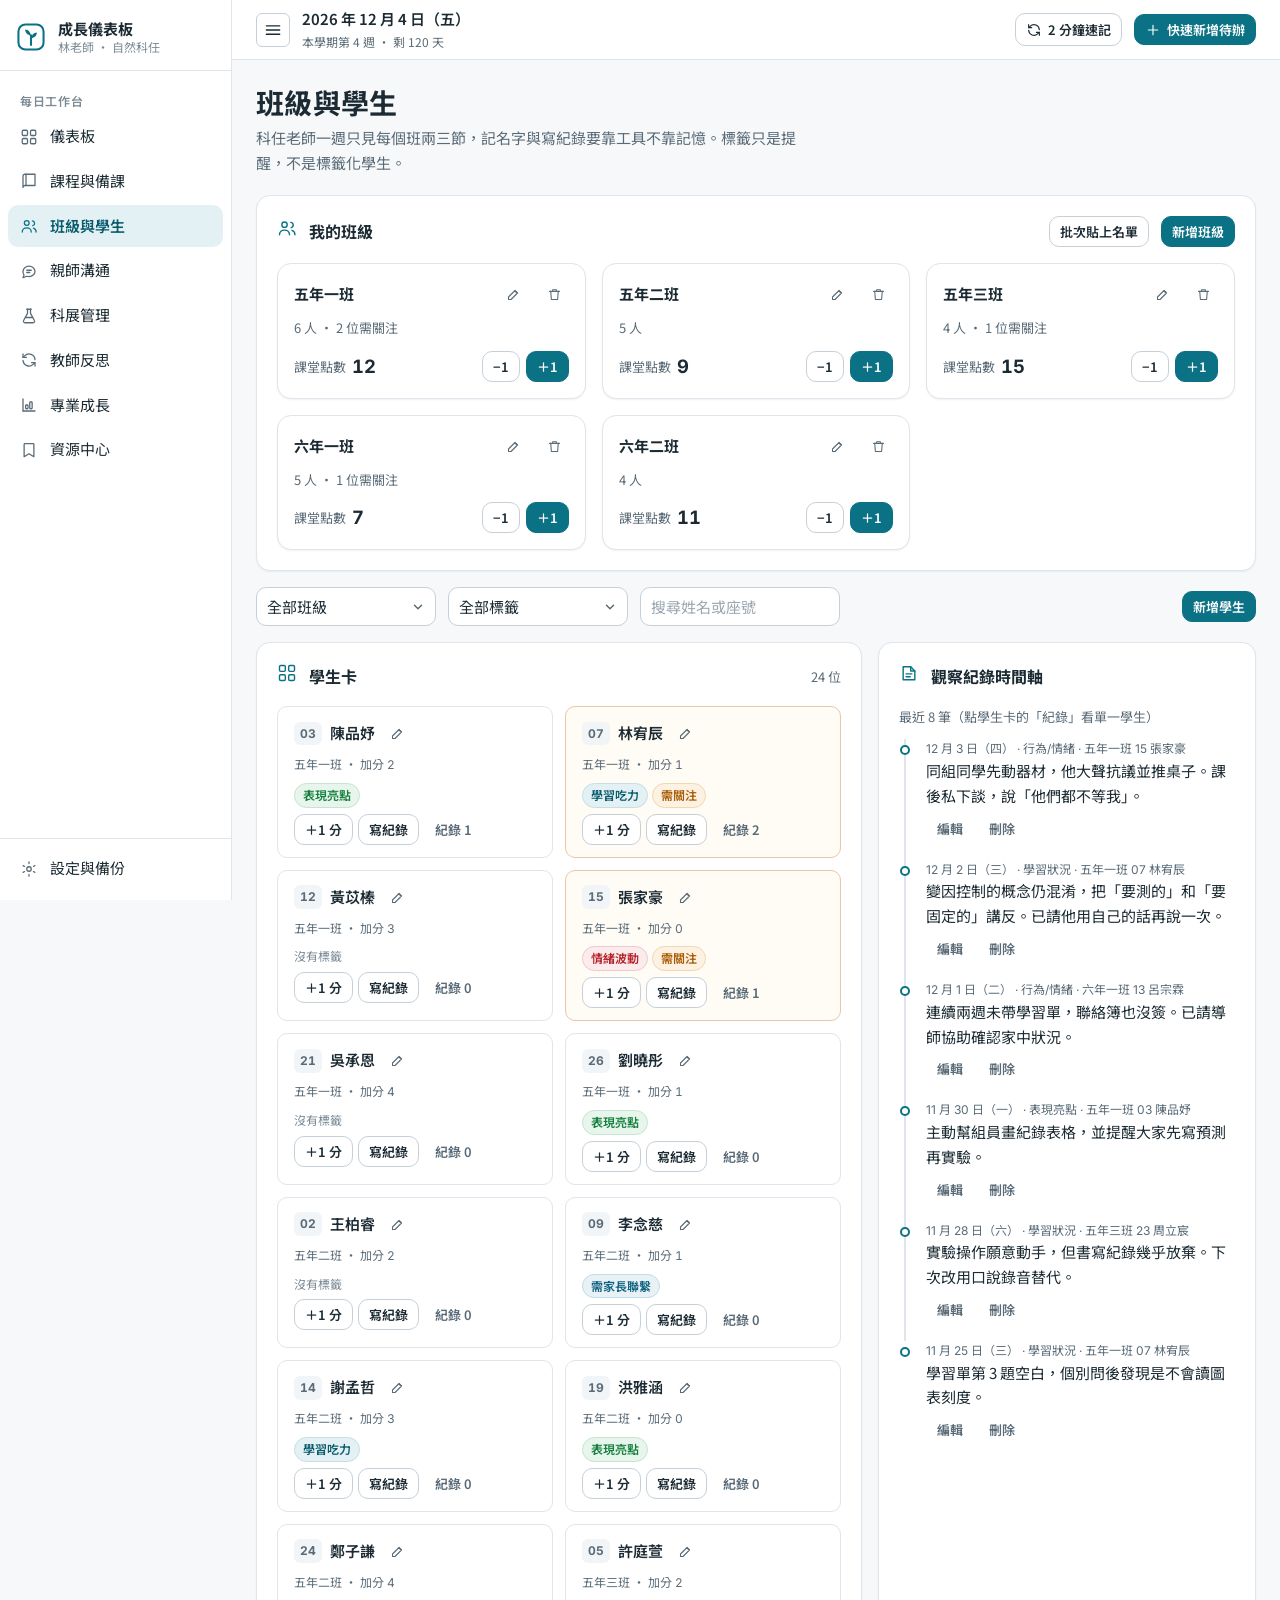
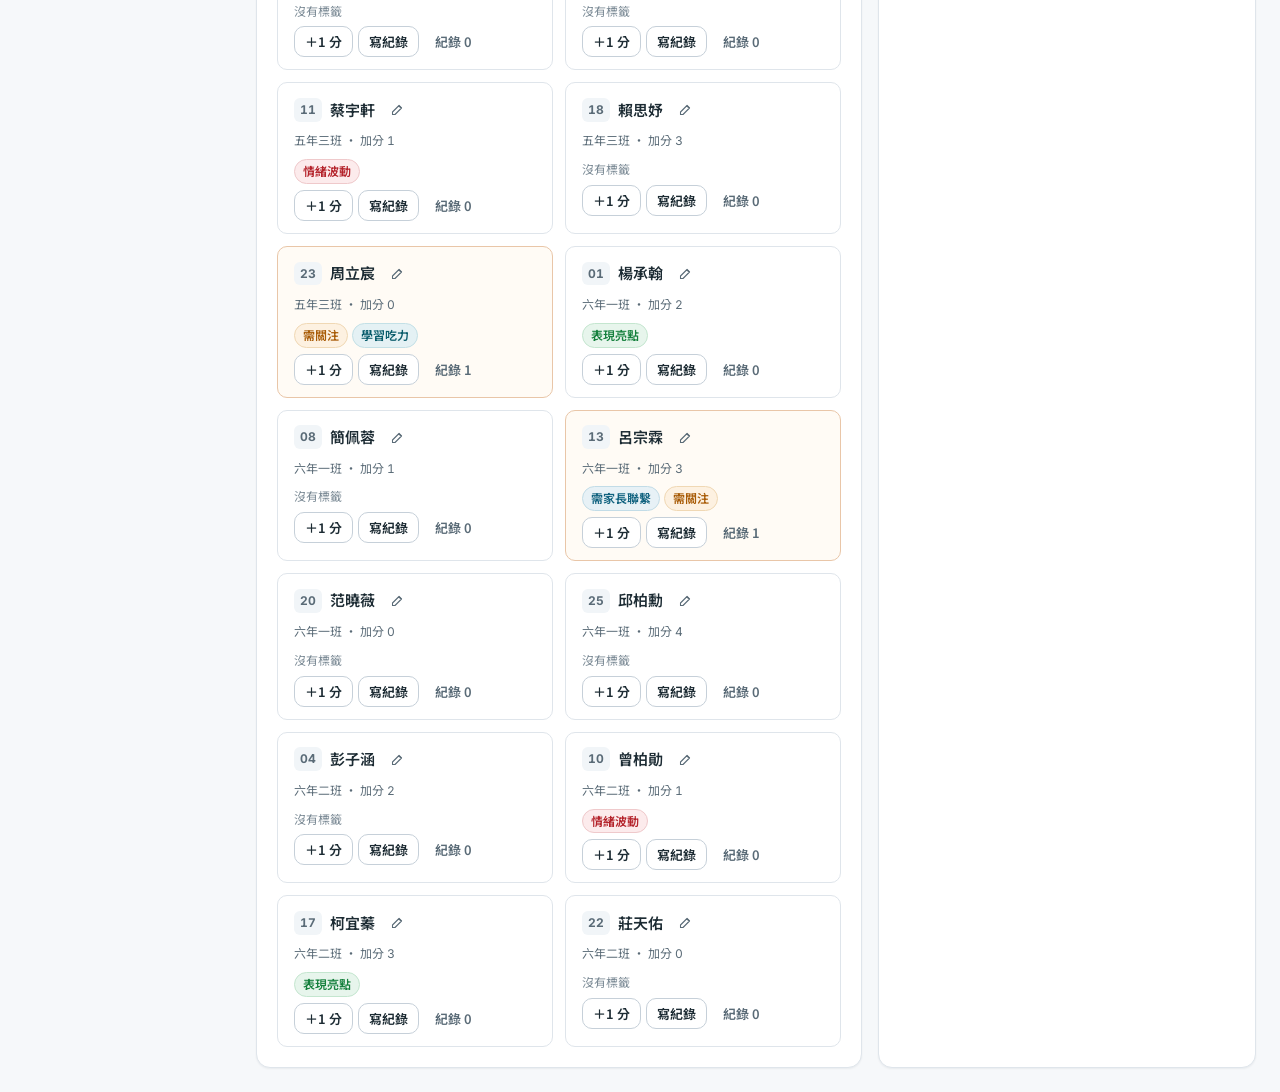
<file: index.html>
<!DOCTYPE html>
<html lang="zh-Hant-TW">
<head>
<meta charset="utf-8">
<meta name="viewport" content="width=device-width, initial-scale=1">
<title>班級與學生 · 新手老師成長儀表板</title>
<link rel="icon" href="assets/favicon.svg" type="image/svg+xml">
<link href="https://fonts.googleapis.com/css2?family=Noto+Sans+TC:wght@400;500;700&amp;family=Inter:wght@400;600;700&amp;display=swap" rel="stylesheet">
<link rel="stylesheet" href="assets/css/style.css">
</head>
<body>
<div id="layout" class="layout">

  <div class="page-head">
    <h1>班級與學生</h1>
    <p class="page-desc">科任老師一週只見每個班兩三節，記名字與寫紀錄要靠工具不靠記憶。標籤只是提醒，不是標籤化學生。</p>
  </div>

  <!-- 班級一覽 + 課堂點數 -->
  <section class="card mb-4" aria-labelledby="h-classes">
    <div class="card-head">
      <span class="card-icon" id="icon-users"></span>
      <h3 id="h-classes">我的班級</h3>
      <button class="btn btn-sm" id="pasteBtn" type="button">批次貼上名單</button>
      <button class="btn btn-primary btn-sm" id="newClassBtn" type="button">新增班級</button>
    </div>
    <div id="classCards" class="grid grid-3"></div>
  </section>

  <!-- 篩選列 -->
  <div class="row mb-4">
    <select id="filterClass" aria-label="依班級篩選" style="max-width:180px"></select>
    <select id="filterTag" aria-label="依標籤篩選" style="max-width:180px"></select>
    <input type="text" id="searchName" placeholder="搜尋姓名或座號" style="max-width:200px" aria-label="搜尋學生">
    <span class="grow"></span>
    <button class="btn btn-primary btn-sm" id="newStudentBtn" type="button">新增學生</button>
  </div>

  <div class="grid grid-sidebar-right">
    <section class="card" aria-labelledby="h-students">
      <div class="card-head">
        <span class="card-icon" id="icon-grid"></span>
        <h3 id="h-students">學生卡</h3>
        <span class="small muted" id="studentCount"></span>
      </div>
      <div id="studentGrid" class="student-grid"></div>
    </section>

    <section class="card" aria-labelledby="h-obs">
      <div class="card-head">
        <span class="card-icon" id="icon-note"></span>
        <h3 id="h-obs">觀察紀錄時間軸</h3>
      </div>
      <div id="obsPanel"></div>
    </section>
  </div>

</div>

<script src="assets/js/store.js"></script>
<script src="assets/js/ui.js"></script>
<script src="assets/js/classes.js"></script>
</body>
</html>
</file>
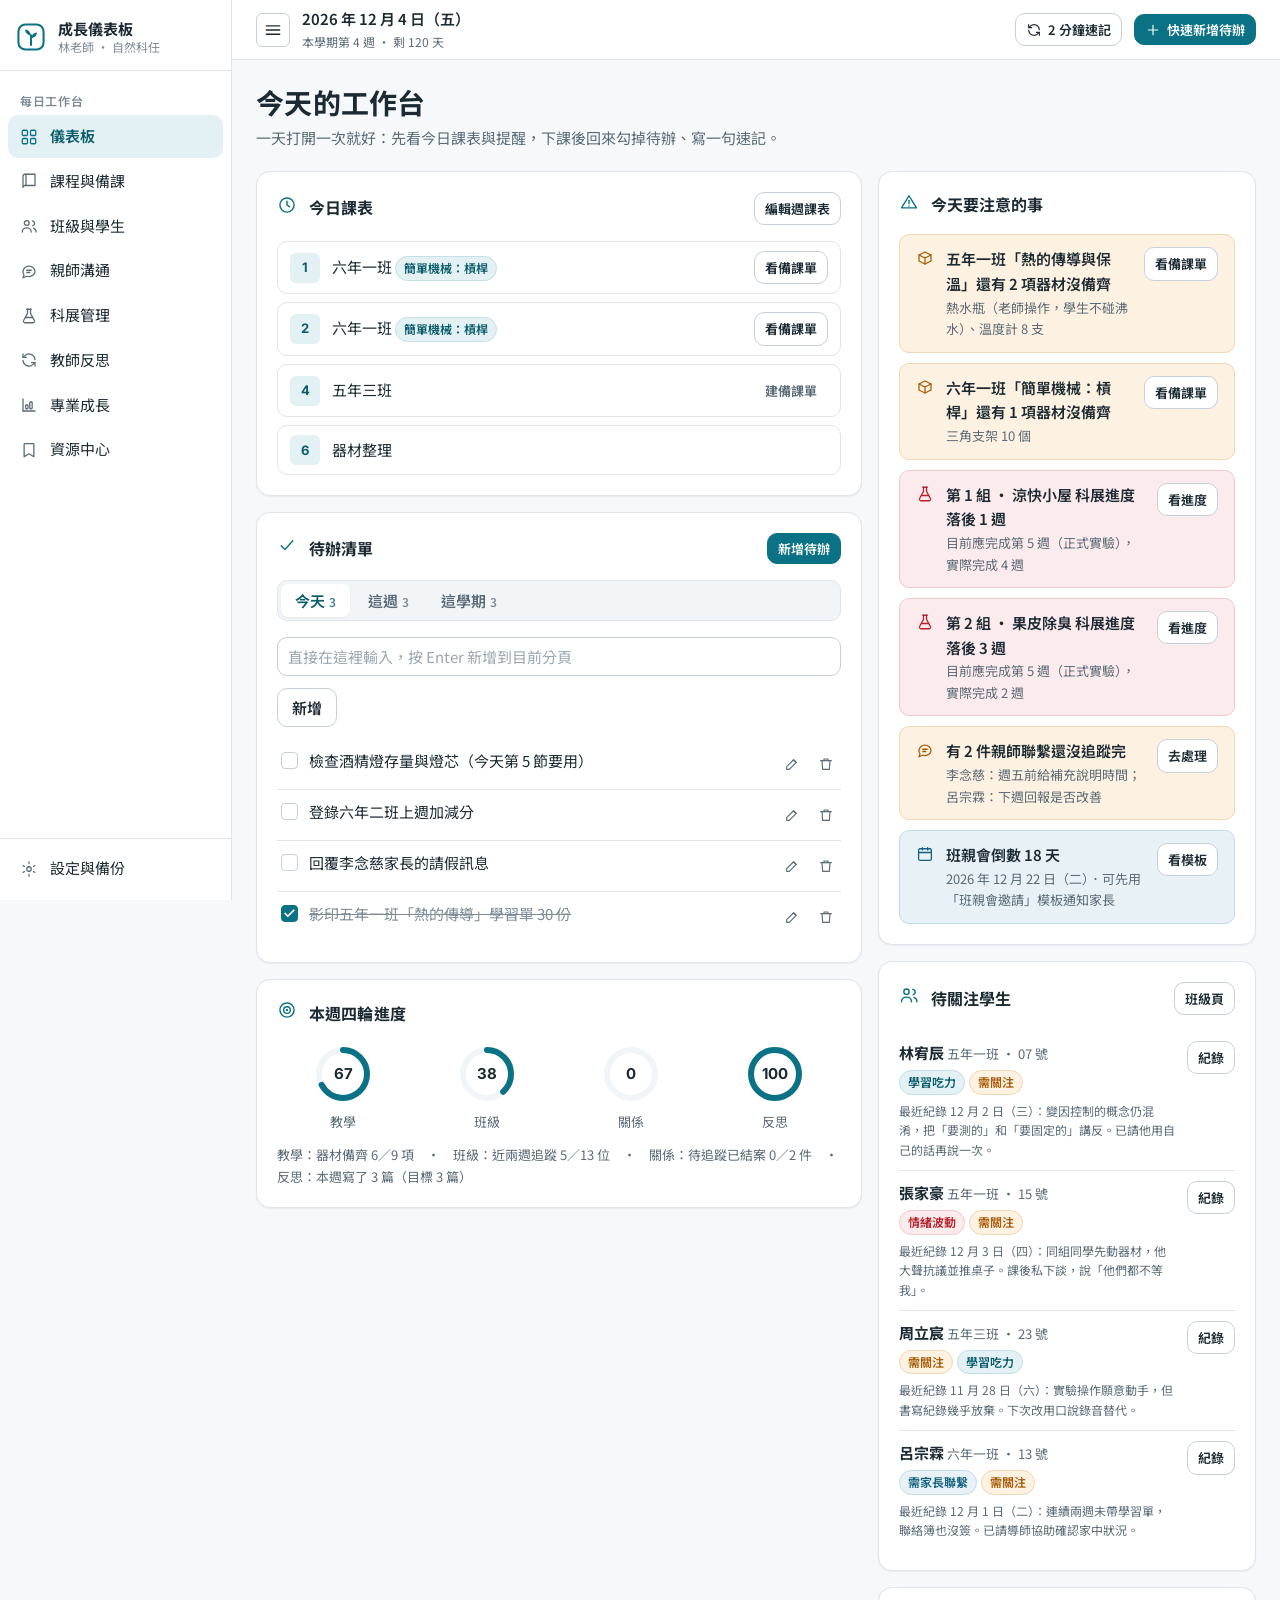
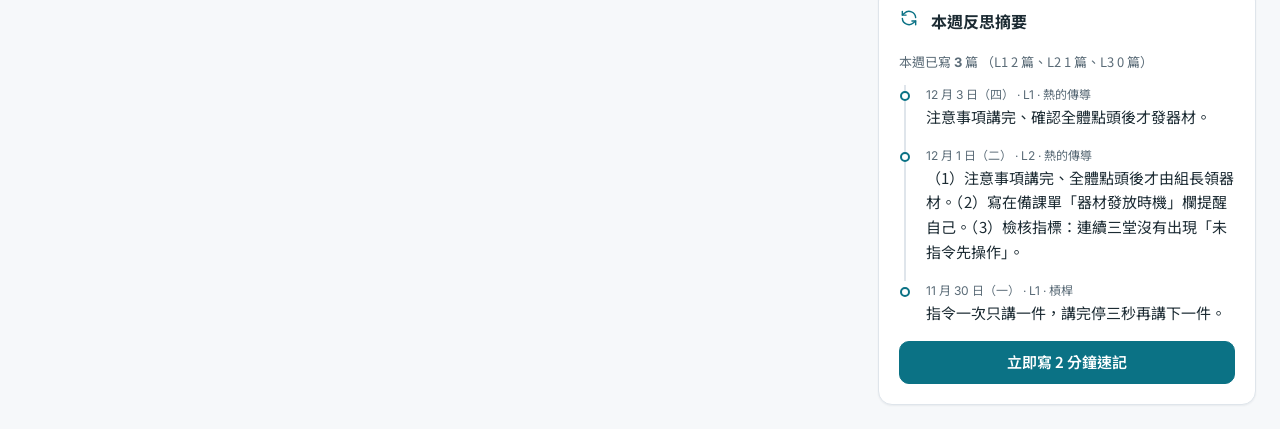
<file: teacher-dashboard/index.html>
<!DOCTYPE html>
<html lang="zh-Hant-TW">
<head>
<meta charset="utf-8">
<meta name="viewport" content="width=device-width, initial-scale=1">
<title>儀表板 · 新手老師成長儀表板</title>
<meta name="description" content="國小自然科任教師的每日工作台：今日課表、待辦、提醒、待關注學生與本週反思。">
<link rel="icon" href="assets/favicon.svg" type="image/svg+xml">
<link rel="preconnect" href="https://fonts.googleapis.com">
<link rel="preconnect" href="https://fonts.gstatic.com" crossorigin>
<link href="https://fonts.googleapis.com/css2?family=Noto+Sans+TC:wght@400;500;700&amp;family=Inter:wght@400;600;700&amp;display=swap" rel="stylesheet">
<link rel="stylesheet" href="assets/css/style.css">
</head>
<body>

<!-- 側邊欄與頂部列由 ui.js 的 renderShell() 自動插入，
     這個 #layout 裡面寫的內容會被包進主內容區 -->
<div id="layout" class="layout">

  <div class="page-head">
    <h1>今天的工作台</h1>
    <p class="page-desc">一天打開一次就好：先看今日課表與提醒，下課後回來勾掉待辦、寫一句速記。</p>
  </div>

  <div class="grid grid-sidebar-right">

    <!-- 左欄 -->
    <div class="stack">

      <section class="card" aria-labelledby="h-today">
        <div class="card-head">
          <span class="card-icon" id="icon-clock"></span>
          <h3 id="h-today">今日課表</h3>
          <a class="btn btn-sm" href="settings.html#timetable">編輯週課表</a>
        </div>
        <div id="todayPeriods"></div>
      </section>

      <section class="card" aria-labelledby="h-todos">
        <div class="card-head">
          <span class="card-icon" id="icon-check"></span>
          <h3 id="h-todos">待辦清單</h3>
          <button class="btn btn-primary btn-sm" id="addTodoBtn" type="button">新增待辦</button>
        </div>
        <div class="tabs mb-4" id="todoTabs" role="tablist"></div>
        <form id="inlineTodoForm" class="row mb-3">
          <input type="text" id="inlineTodoText" class="grow" placeholder="直接在這裡輸入，按 Enter 新增到目前分頁" aria-label="新增待辦">
          <button class="btn" type="submit">新增</button>
        </form>
        <div id="todoList"></div>
      </section>

      <section class="card" aria-labelledby="h-wheels">
        <div class="card-head">
          <span class="card-icon" id="icon-target"></span>
          <h3 id="h-wheels">本週四輪進度</h3>
        </div>
        <div class="ring-grid" id="wheels"></div>
        <p class="small muted mt-3 mb-0" id="wheelsNote"></p>
      </section>

    </div>

    <!-- 右欄 -->
    <div class="stack">

      <section class="card" aria-labelledby="h-alerts">
        <div class="card-head">
          <span class="card-icon" id="icon-alert"></span>
          <h3 id="h-alerts">今天要注意的事</h3>
        </div>
        <div class="stack" id="alertList" style="gap:10px"></div>
      </section>

      <section class="card" aria-labelledby="h-flagged">
        <div class="card-head">
          <span class="card-icon" id="icon-users"></span>
          <h3 id="h-flagged">待關注學生</h3>
          <a class="btn btn-sm" href="classes.html">班級頁</a>
        </div>
        <div id="flaggedList"></div>
      </section>

      <section class="card" aria-labelledby="h-reflect">
        <div class="card-head">
          <span class="card-icon" id="icon-loop"></span>
          <h3 id="h-reflect">本週反思摘要</h3>
        </div>
        <div id="reflectSummary"></div>
        <a class="btn btn-primary btn-block mt-4" href="reflect.html#quick">立即寫 2 分鐘速記</a>
      </section>

    </div>
  </div>
</div>

<script src="assets/js/store.js"></script>
<script src="assets/js/ui.js"></script>
<script src="assets/js/dashboard.js"></script>
</body>
</html>
</file>
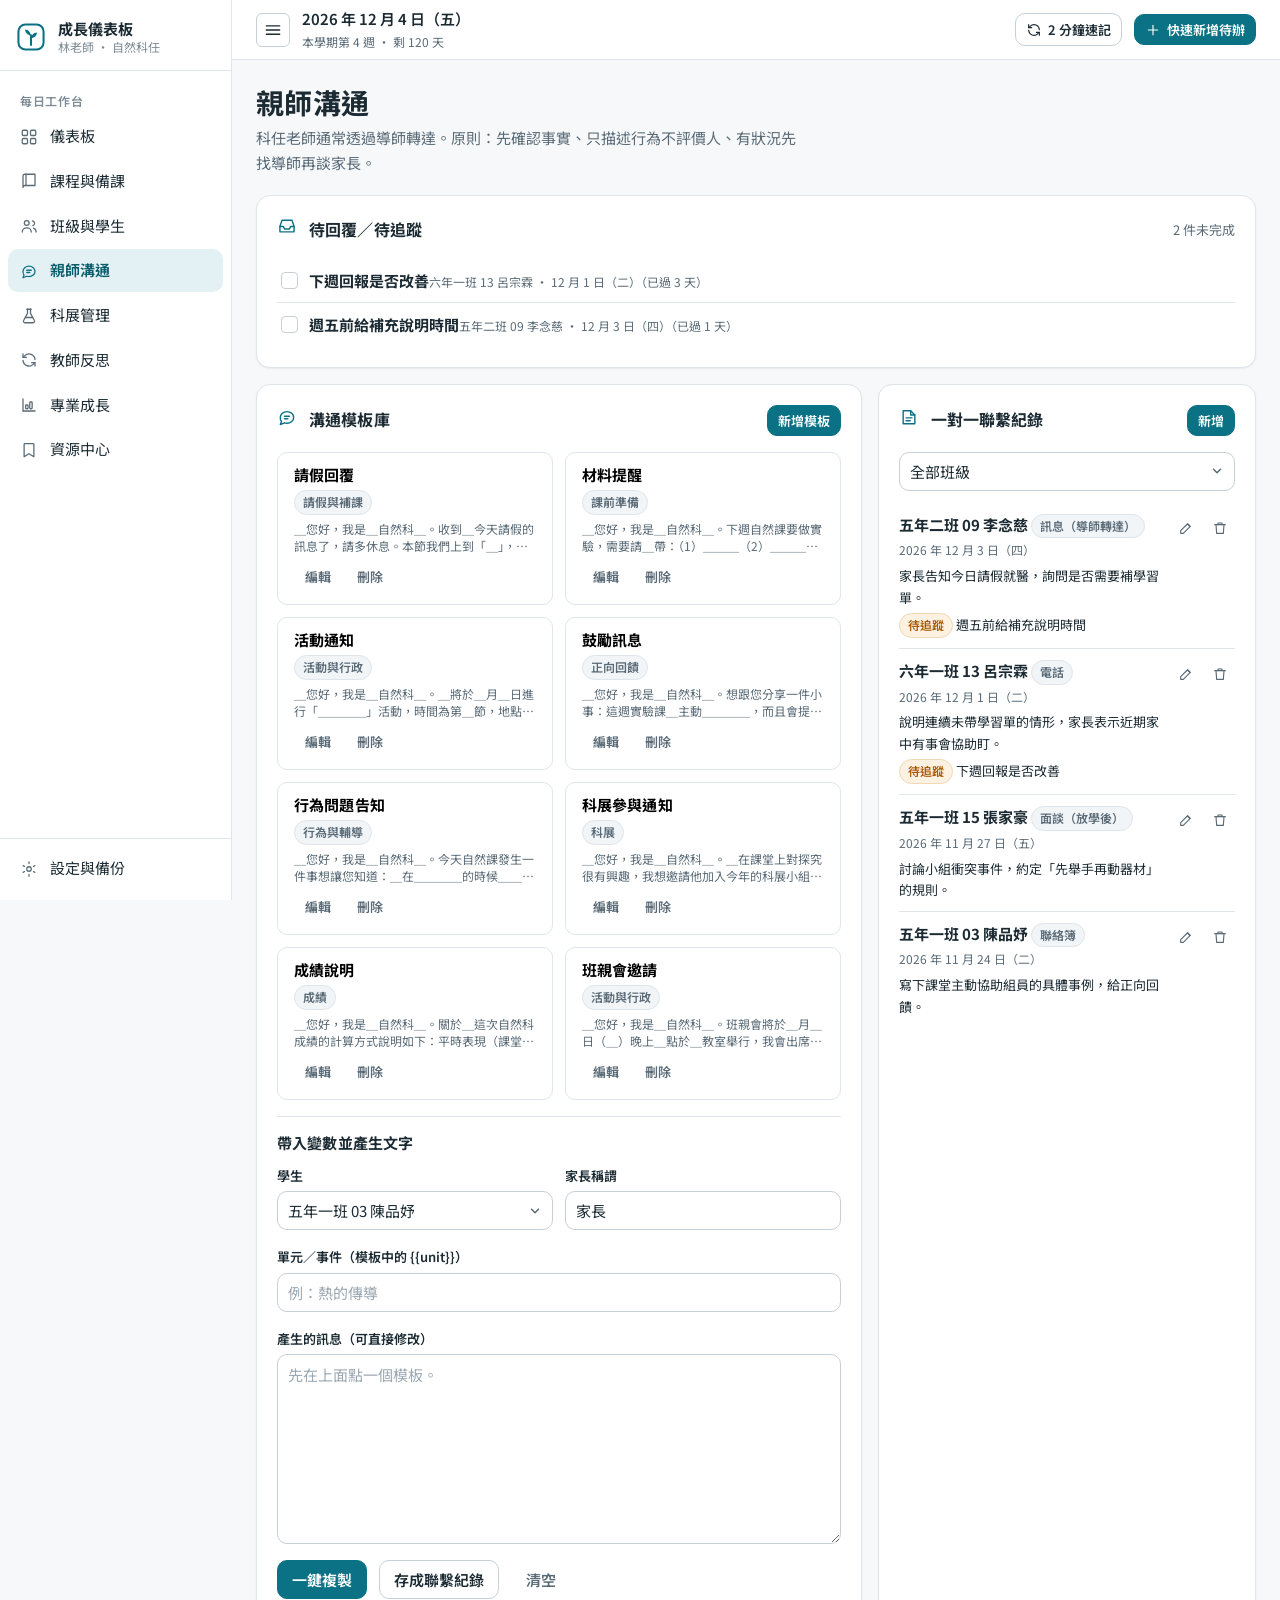
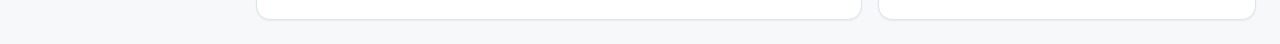
<file: contact.html>
<!DOCTYPE html>
<html lang="zh-Hant-TW">
<head>
<meta charset="utf-8">
<meta name="viewport" content="width=device-width, initial-scale=1">
<title>親師溝通 · 新手老師成長儀表板</title>
<link rel="icon" href="assets/favicon.svg" type="image/svg+xml">
<link href="https://fonts.googleapis.com/css2?family=Noto+Sans+TC:wght@400;500;700&amp;family=Inter:wght@400;600;700&amp;display=swap" rel="stylesheet">
<link rel="stylesheet" href="assets/css/style.css">
</head>
<body>
<div id="layout" class="layout">

  <div class="page-head">
    <h1>親師溝通</h1>
    <p class="page-desc">科任老師通常透過導師轉達。原則：先確認事實、只描述行為不評價人、有狀況先找導師再談家長。</p>
  </div>

  <!-- 待追蹤清單 -->
  <section class="card mb-4" id="followups" aria-labelledby="h-follow">
    <div class="card-head">
      <span class="card-icon" id="icon-inbox"></span>
      <h3 id="h-follow">待回覆／待追蹤</h3>
      <span class="small muted" id="followCount"></span>
    </div>
    <div id="followList"></div>
  </section>

  <div class="grid grid-sidebar-right">

    <!-- 模板庫 -->
    <section class="card" aria-labelledby="h-tpl">
      <div class="card-head">
        <span class="card-icon" id="icon-chat"></span>
        <h3 id="h-tpl">溝通模板庫</h3>
        <button class="btn btn-primary btn-sm" id="newTplBtn" type="button">新增模板</button>
      </div>
      <div class="tpl-grid mb-4" id="tplGrid"></div>

      <div class="divider"></div>
      <h4 class="mb-3">帶入變數並產生文字</h4>
      <div class="field-row">
        <div class="field">
          <label for="varStudent">學生</label>
          <select id="varStudent"></select>
        </div>
        <div class="field">
          <label for="varParent">家長稱謂</label>
          <input type="text" id="varParent" value="家長">
        </div>
      </div>
      <div class="field">
        <label for="varUnit">單元／事件（模板中的 {{unit}}）</label>
        <input type="text" id="varUnit" placeholder="例：熱的傳導">
      </div>
      <div class="field">
        <label for="genText">產生的訊息（可直接修改）</label>
        <textarea id="genText" style="min-height:190px" placeholder="先在上面點一個模板。"></textarea>
      </div>
      <div class="row">
        <button class="btn btn-primary" id="copyBtn" type="button">一鍵複製</button>
        <button class="btn" id="saveAsRecordBtn" type="button">存成聯繫紀錄</button>
        <button class="btn btn-ghost" id="clearGenBtn" type="button">清空</button>
      </div>
    </section>

    <!-- 聯繫紀錄 -->
    <section class="card" aria-labelledby="h-log">
      <div class="card-head">
        <span class="card-icon" id="icon-note"></span>
        <h3 id="h-log">一對一聯繫紀錄</h3>
        <button class="btn btn-primary btn-sm" id="newContactBtn" type="button">新增</button>
      </div>
      <div class="row mb-3">
        <select id="filterClass" aria-label="依班級篩選"></select>
      </div>
      <div id="contactList"></div>
    </section>

  </div>
</div>

<script src="assets/js/store.js"></script>
<script src="assets/js/ui.js"></script>
<script src="assets/js/contact.js"></script>
</body>
</html>
</file>
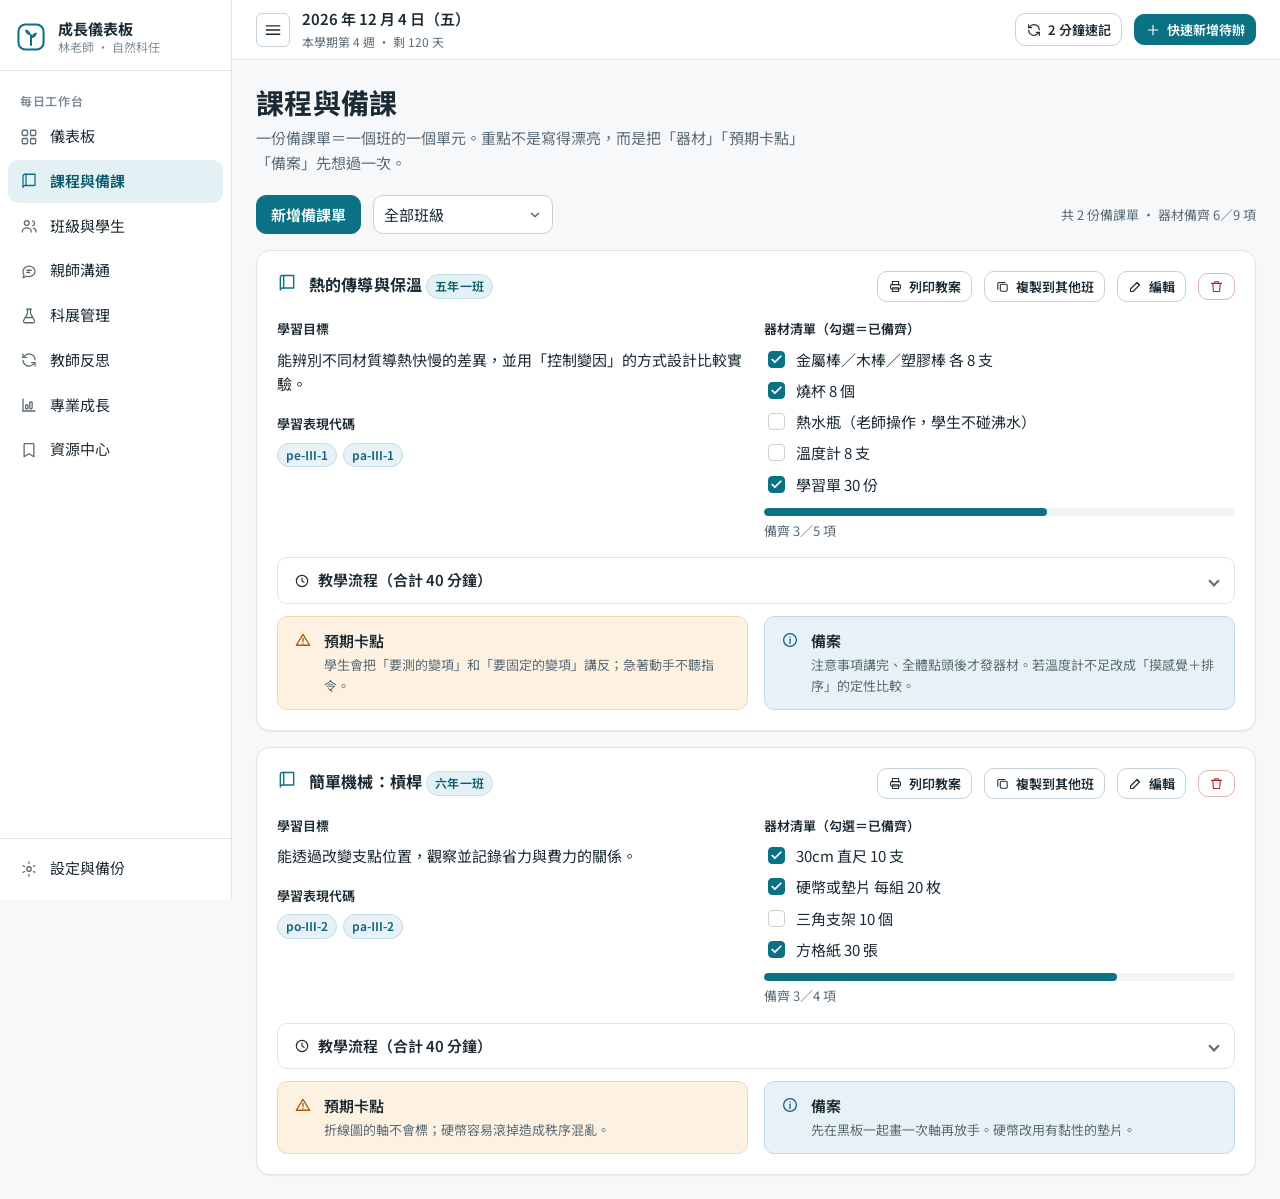
<file: lessons.html>
<!DOCTYPE html>
<html lang="zh-Hant-TW">
<head>
<meta charset="utf-8">
<meta name="viewport" content="width=device-width, initial-scale=1">
<title>課程與備課 · 新手老師成長儀表板</title>
<link rel="icon" href="assets/favicon.svg" type="image/svg+xml">
<link href="https://fonts.googleapis.com/css2?family=Noto+Sans+TC:wght@400;500;700&amp;family=Inter:wght@400;600;700&amp;display=swap" rel="stylesheet">
<link rel="stylesheet" href="assets/css/style.css">
</head>
<body>
<div id="layout" class="layout">

  <div class="page-head">
    <h1>課程與備課</h1>
    <p class="page-desc">一份備課單＝一個班的一個單元。重點不是寫得漂亮，而是把「器材」「預期卡點」「備案」先想過一次。</p>
  </div>

  <div class="row mb-4">
    <button class="btn btn-primary" id="newLessonBtn" type="button">新增備課單</button>
    <select id="filterClass" aria-label="依班級篩選" style="max-width:180px"></select>
    <span class="grow"></span>
    <span class="small muted" id="lessonStats"></span>
  </div>

  <div id="lessonList" class="stack"></div>

</div>

<!-- 列印教案用的容器（平常隱藏，按「列印教案」才顯示） -->
<div id="printArea" aria-hidden="true"></div>

<script src="assets/js/store.js"></script>
<script src="assets/js/ui.js"></script>
<script src="assets/js/lessons.js"></script>
</body>
</html>
</file>
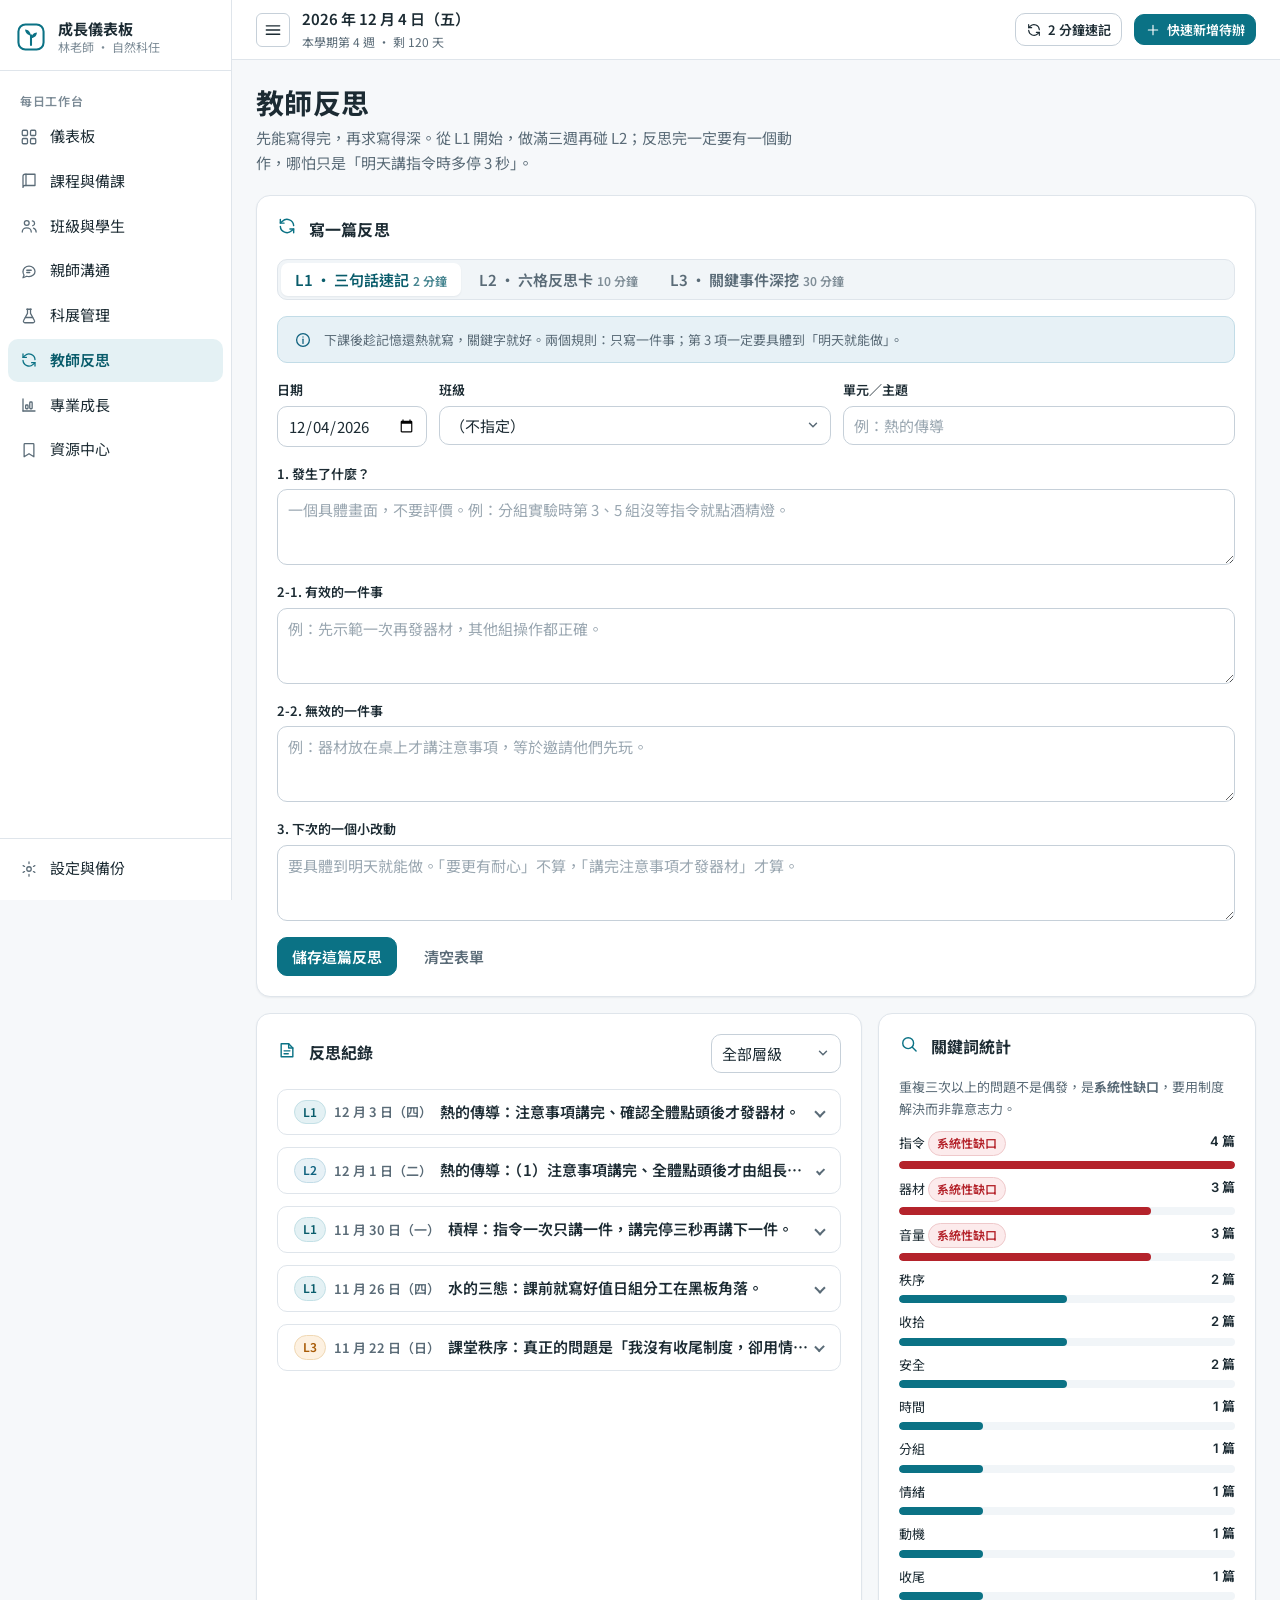
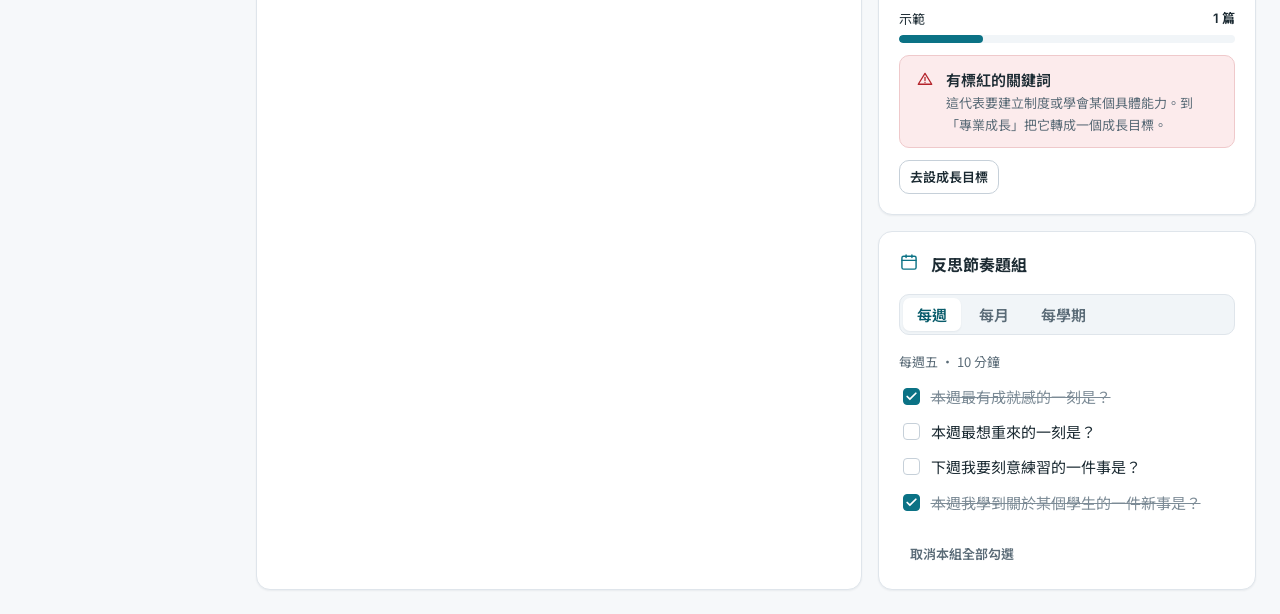
<file: reflect.html>
<!DOCTYPE html>
<html lang="zh-Hant-TW">
<head>
<meta charset="utf-8">
<meta name="viewport" content="width=device-width, initial-scale=1">
<title>教師反思 · 新手老師成長儀表板</title>
<link rel="icon" href="assets/favicon.svg" type="image/svg+xml">
<link href="https://fonts.googleapis.com/css2?family=Noto+Sans+TC:wght@400;500;700&amp;family=Inter:wght@400;600;700&amp;display=swap" rel="stylesheet">
<link rel="stylesheet" href="assets/css/style.css">
</head>
<body>
<div id="layout" class="layout">

  <div class="page-head">
    <h1>教師反思</h1>
    <p class="page-desc">先能寫得完，再求寫得深。從 L1 開始，做滿三週再碰 L2；反思完一定要有一個動作，哪怕只是「明天講指令時多停 3 秒」。</p>
  </div>

  <section class="card mb-4" id="quick" aria-labelledby="h-write">
    <div class="card-head">
      <span class="card-icon" id="icon-loop"></span>
      <h3 id="h-write">寫一篇反思</h3>
      <span class="small muted" id="editingHint"></span>
    </div>
    <div class="tabs mb-4" id="levelTabs" role="tablist"></div>
    <div id="formArea"></div>
    <div class="row mt-4">
      <button class="btn btn-primary" id="saveBtn" type="button">儲存這篇反思</button>
      <button class="btn btn-ghost" id="resetBtn" type="button">清空表單</button>
    </div>
  </section>

  <div class="grid grid-sidebar-right">

    <section class="card" aria-labelledby="h-records">
      <div class="card-head">
        <span class="card-icon" id="icon-note"></span>
        <h3 id="h-records">反思紀錄</h3>
        <select id="filterLevel" aria-label="依層級篩選" style="max-width:130px">
          <option value="">全部層級</option>
          <option value="L1">L1 速記</option>
          <option value="L2">L2 六格卡</option>
          <option value="L3">L3 深挖</option>
        </select>
      </div>
      <div id="recordList"></div>
    </section>

    <div class="stack">
      <section class="card" aria-labelledby="h-keywords">
        <div class="card-head">
          <span class="card-icon" id="icon-search"></span>
          <h3 id="h-keywords">關鍵詞統計</h3>
        </div>
        <p class="small muted">重複三次以上的問題不是偶發，是<strong>系統性缺口</strong>，要用制度解決而非靠意志力。</p>
        <div id="keywordStats"></div>
      </section>

      <section class="card" aria-labelledby="h-rhythm">
        <div class="card-head">
          <span class="card-icon" id="icon-calendar"></span>
          <h3 id="h-rhythm">反思節奏題組</h3>
        </div>
        <div class="tabs mb-4" id="rhythmTabs" role="tablist"></div>
        <div id="rhythmArea"></div>
        <button class="btn btn-sm btn-ghost mt-3" id="rhythmResetBtn" type="button">取消本組全部勾選</button>
      </section>
    </div>

  </div>
</div>

<script src="assets/js/store.js"></script>
<script src="assets/js/ui.js"></script>
<script src="assets/js/reflect.js"></script>
</body>
</html>
</file>
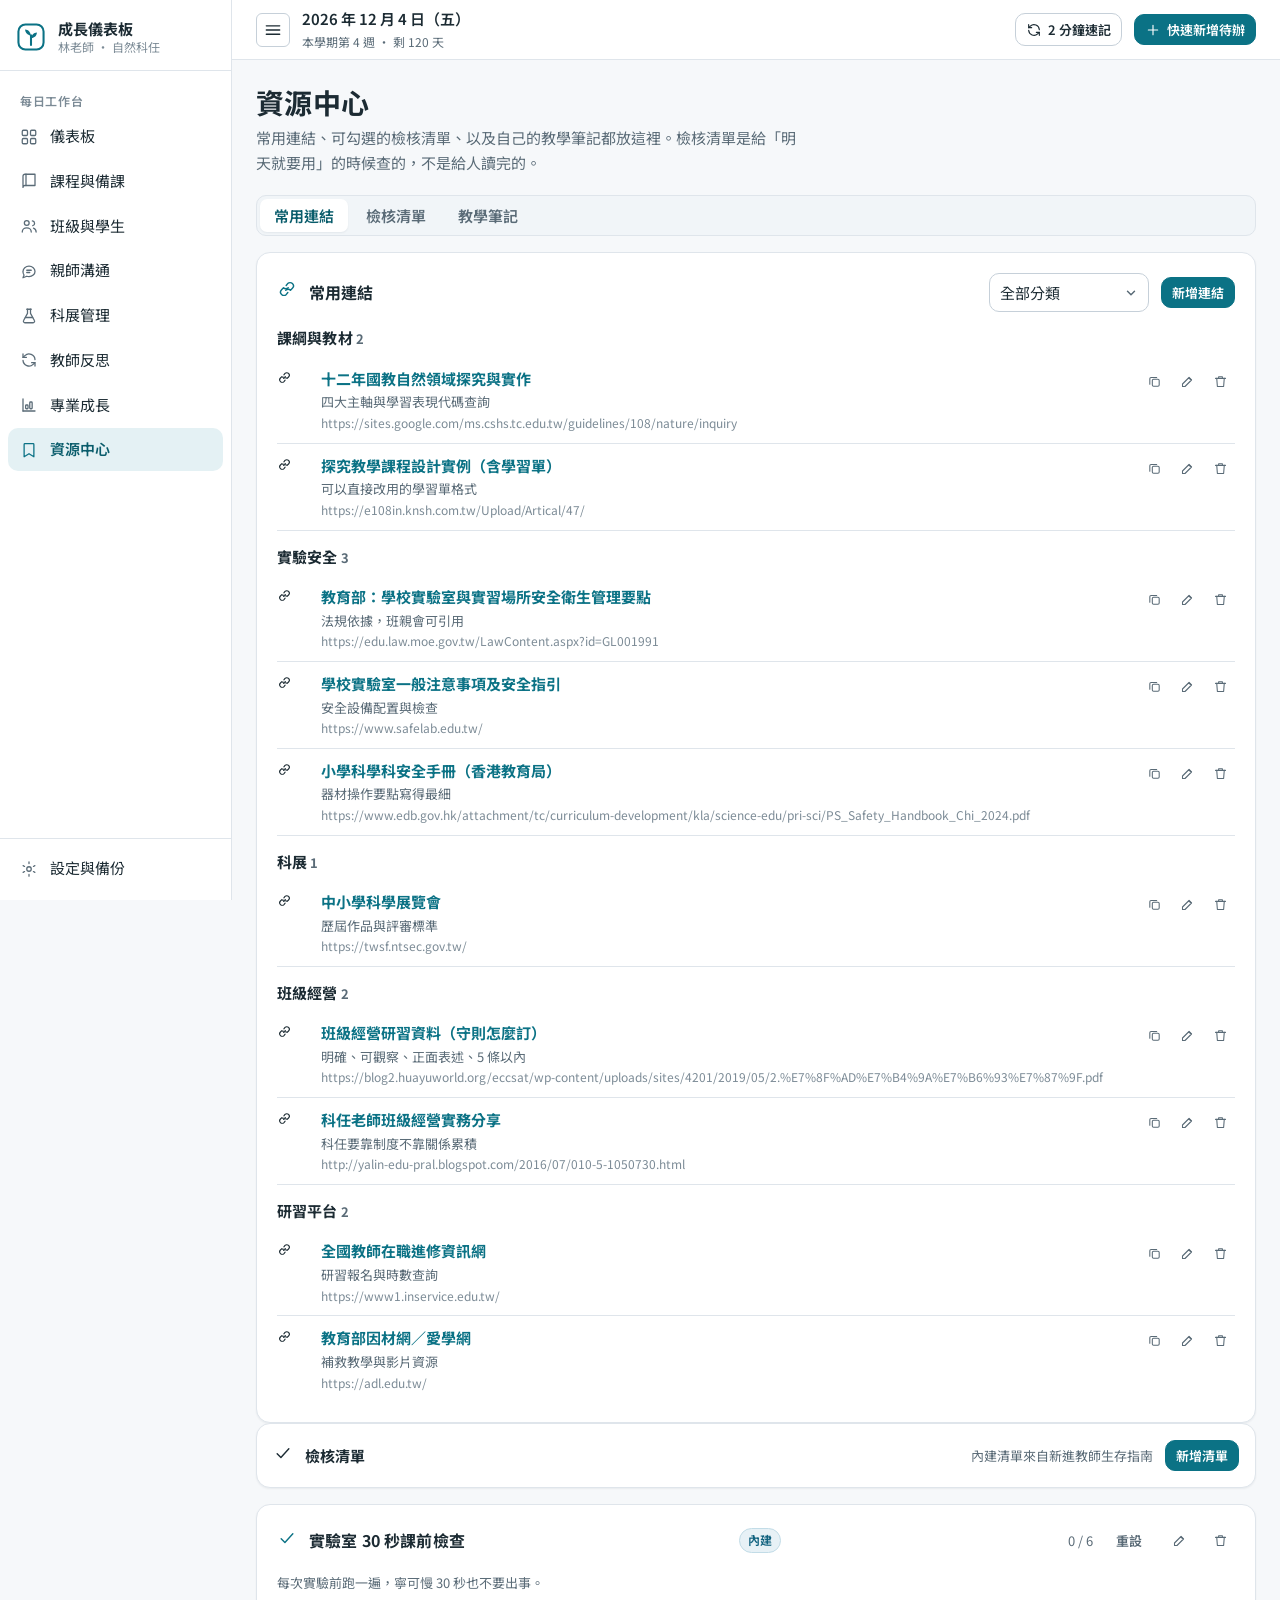
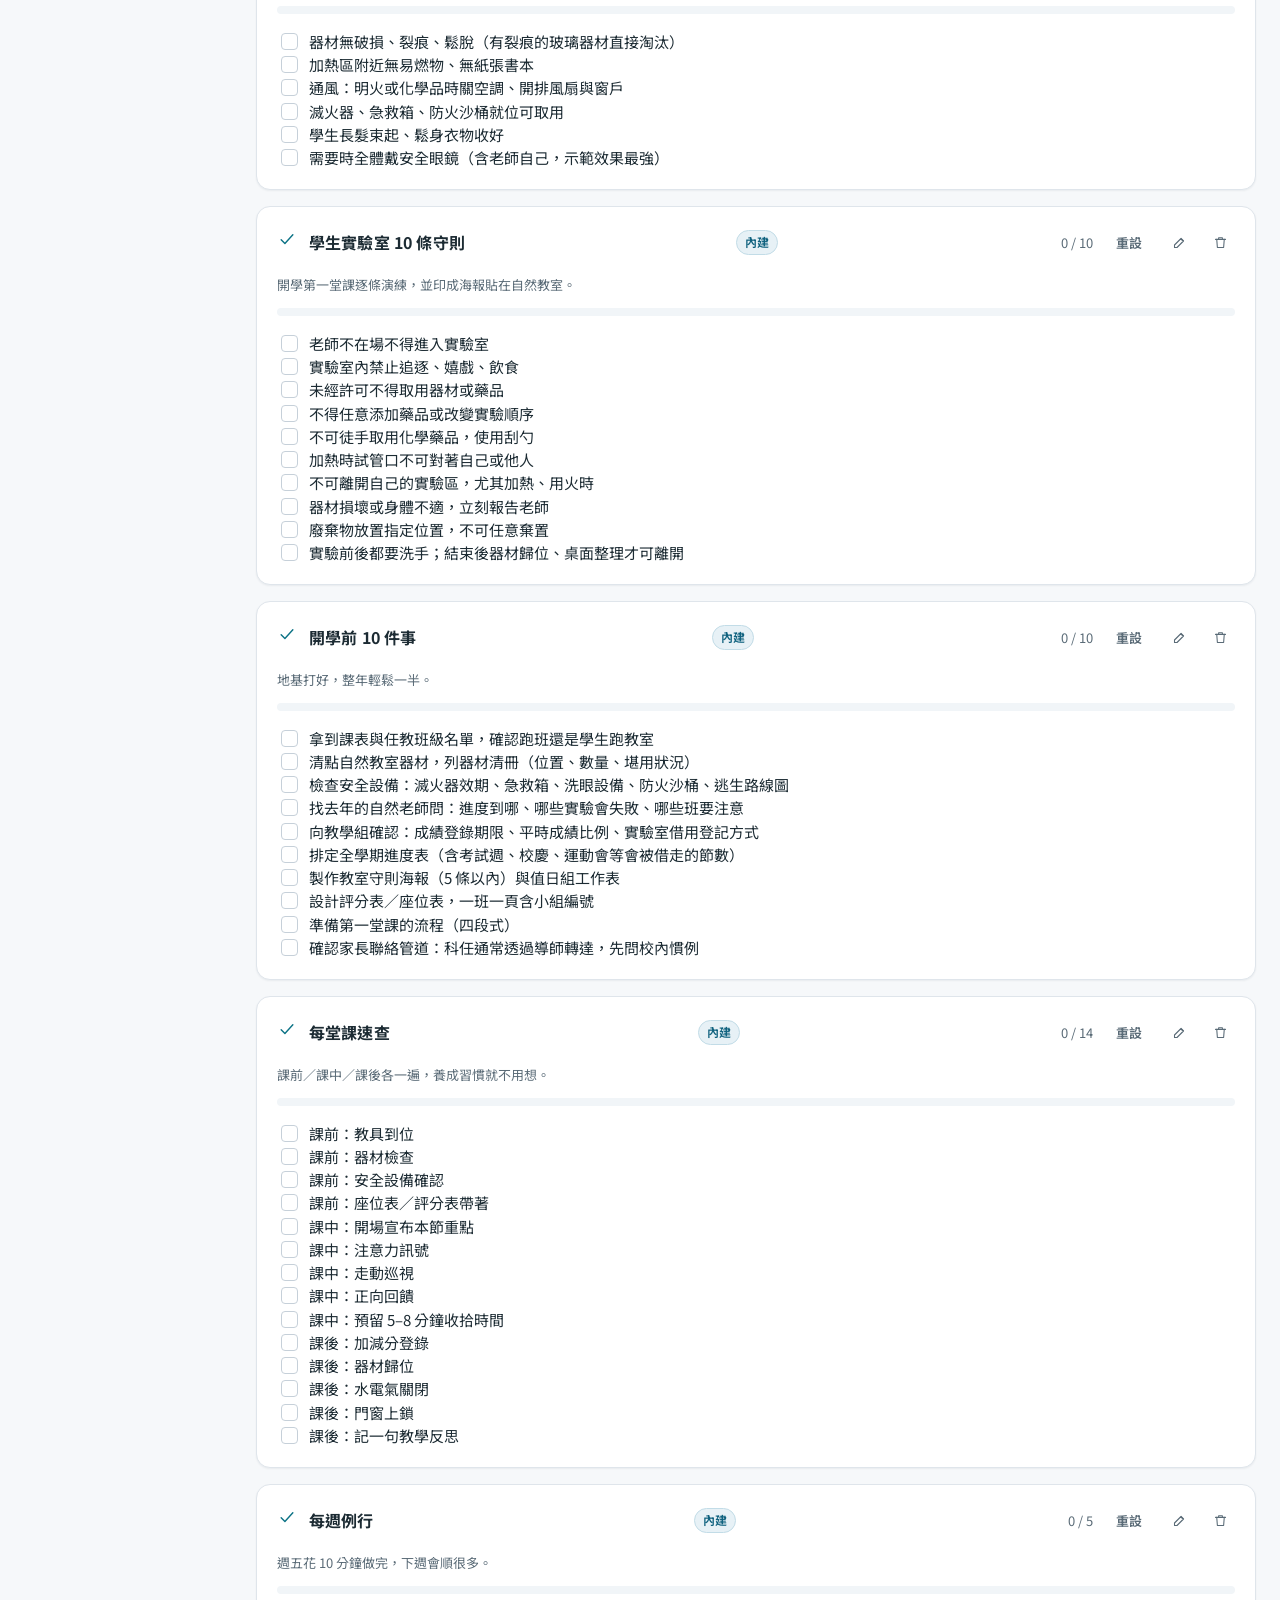
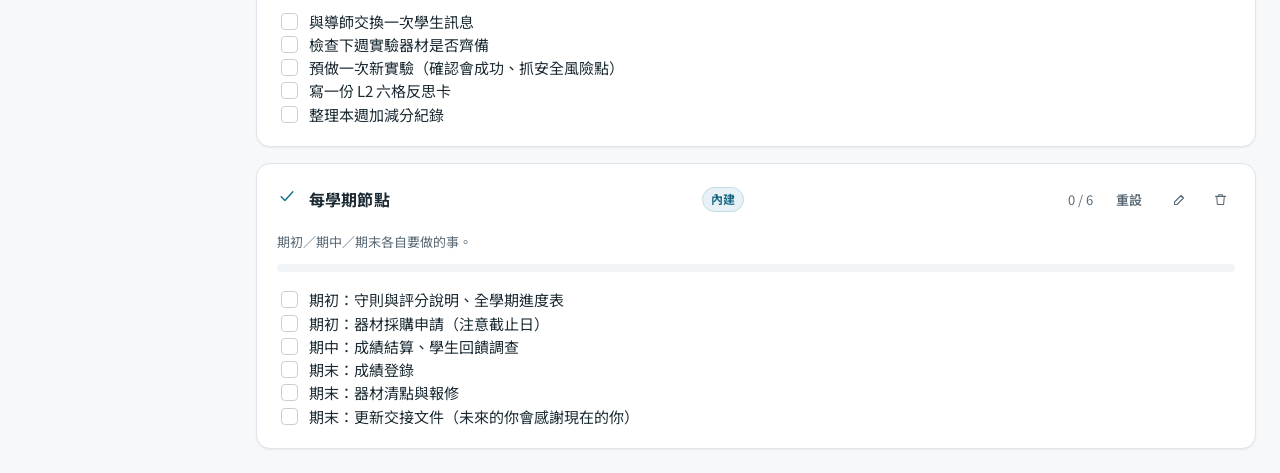
<file: resources.html>
<!DOCTYPE html>
<html lang="zh-Hant-TW">
<head>
<meta charset="utf-8">
<meta name="viewport" content="width=device-width, initial-scale=1">
<title>資源中心 · 新手老師成長儀表板</title>
<link rel="icon" href="assets/favicon.svg" type="image/svg+xml">
<link href="https://fonts.googleapis.com/css2?family=Noto+Sans+TC:wght@400;500;700&amp;family=Inter:wght@400;600;700&amp;display=swap" rel="stylesheet">
<link rel="stylesheet" href="assets/css/style.css">
</head>
<body>
<div id="layout" class="layout">

  <div class="page-head">
    <h1>資源中心</h1>
    <p class="page-desc">常用連結、可勾選的檢核清單、以及自己的教學筆記都放這裡。檢核清單是給「明天就要用」的時候查的，不是給人讀完的。</p>
  </div>

  <div class="tabs mb-4" id="mainTabs" role="tablist">
    <button class="tab is-active" data-tab="links" role="tab" type="button">常用連結</button>
    <button class="tab" data-tab="checklists" role="tab" type="button">檢核清單</button>
    <button class="tab" data-tab="notes" role="tab" type="button">教學筆記</button>
  </div>

  <!-- 常用連結 -->
  <section id="panel-links" class="card" aria-labelledby="h-links">
    <div class="card-head">
      <span class="card-icon" id="icon-link"></span>
      <h3 id="h-links">常用連結</h3>
      <select id="filterCat" aria-label="依分類篩選" style="max-width:160px"></select>
      <button class="btn btn-primary btn-sm" id="newLinkBtn" type="button">新增連結</button>
    </div>
    <div id="linkList"></div>
  </section>

  <!-- 檢核清單 -->
  <section id="panel-checklists" class="stack" hidden>
    <div class="card card-tight">
      <div class="row">
        <span class="card-icon" id="icon-check"></span>
        <strong class="grow">檢核清單</strong>
        <span class="small muted hide-sm">內建清單來自新進教師生存指南</span>
        <button class="btn btn-primary btn-sm" id="newClBtn" type="button">新增清單</button>
      </div>
    </div>
    <div id="clList" class="stack"></div>
  </section>

  <!-- 教學筆記 -->
  <section id="panel-notes" class="card" aria-labelledby="h-notes" hidden>
    <div class="card-head">
      <span class="card-icon" id="icon-note"></span>
      <h3 id="h-notes">教學筆記</h3>
      <input type="search" id="noteSearch" placeholder="搜尋標題或內容" style="max-width:200px" aria-label="搜尋筆記">
      <button class="btn btn-primary btn-sm" id="newNoteBtn" type="button">新增筆記</button>
    </div>
    <div id="noteList"></div>
  </section>

</div>

<script src="assets/js/store.js"></script>
<script src="assets/js/ui.js"></script>
<script src="assets/js/resources.js"></script>
</body>
</html>
</file>
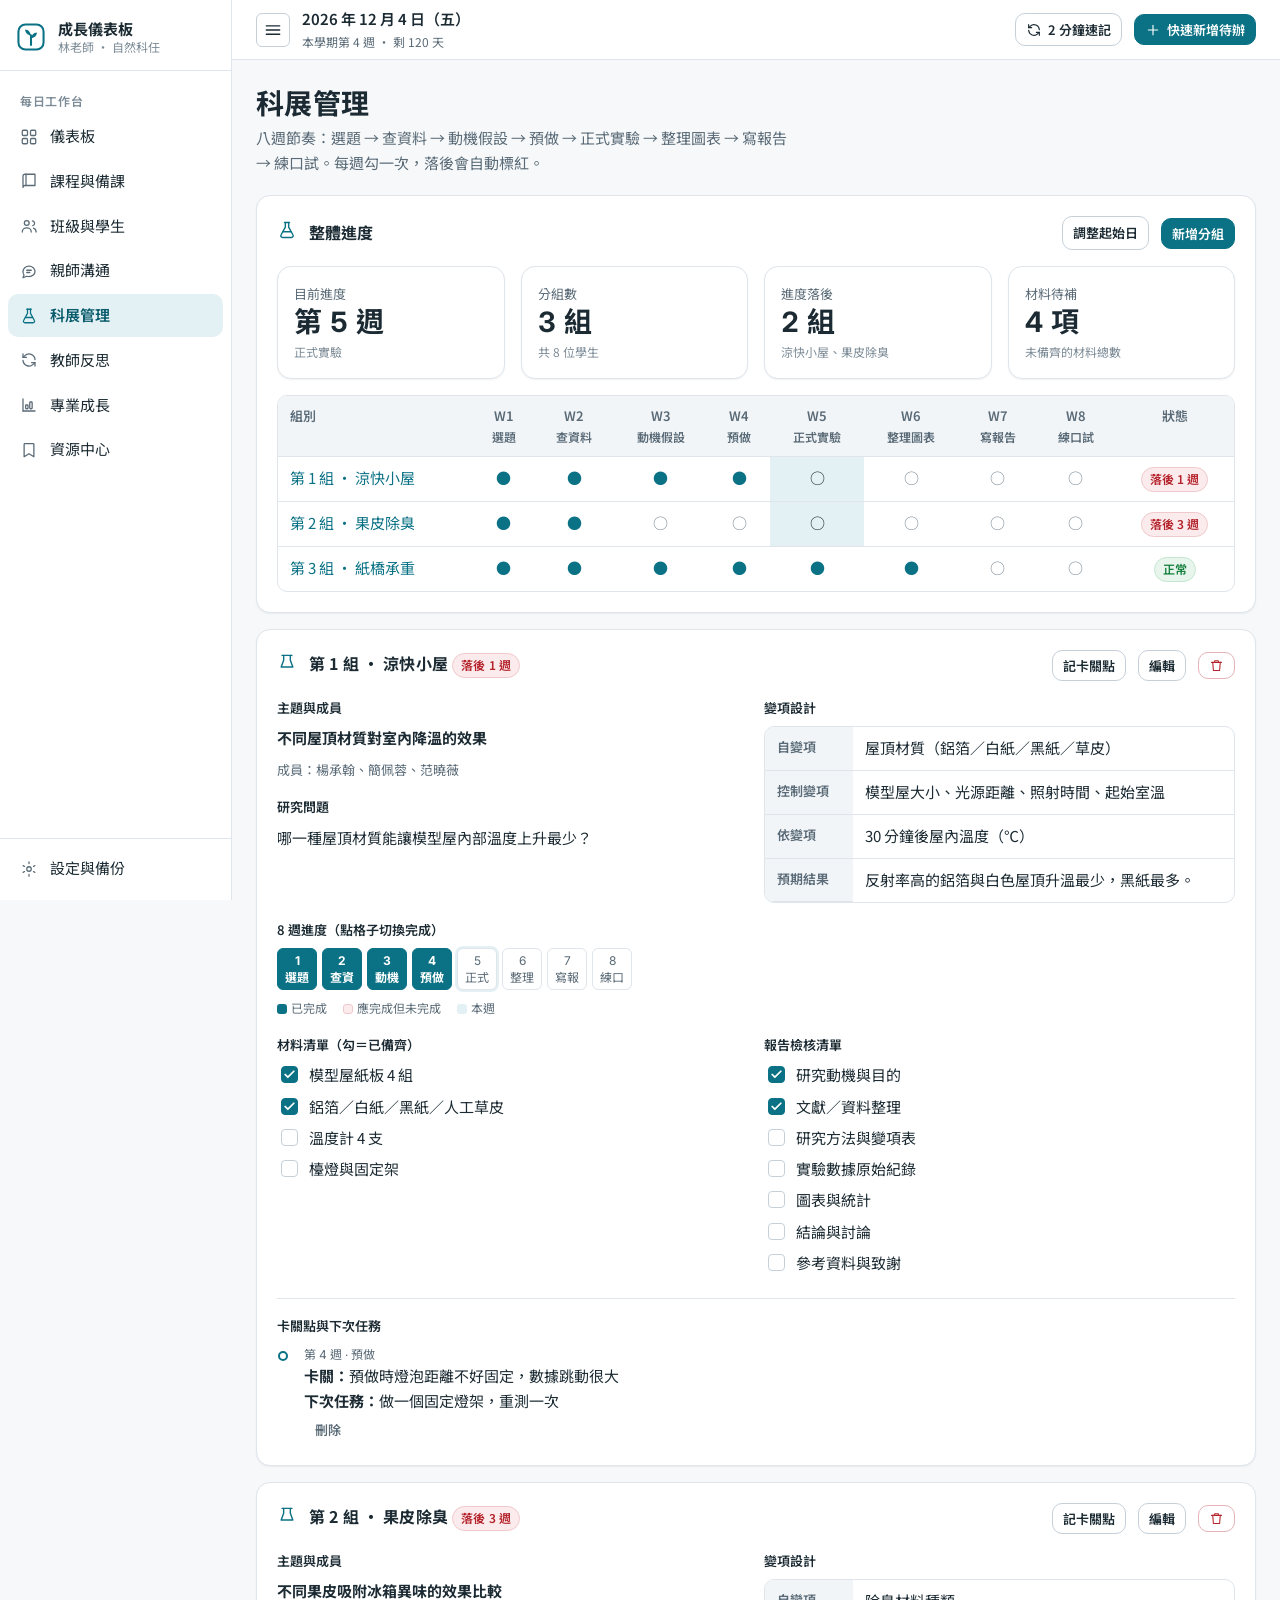
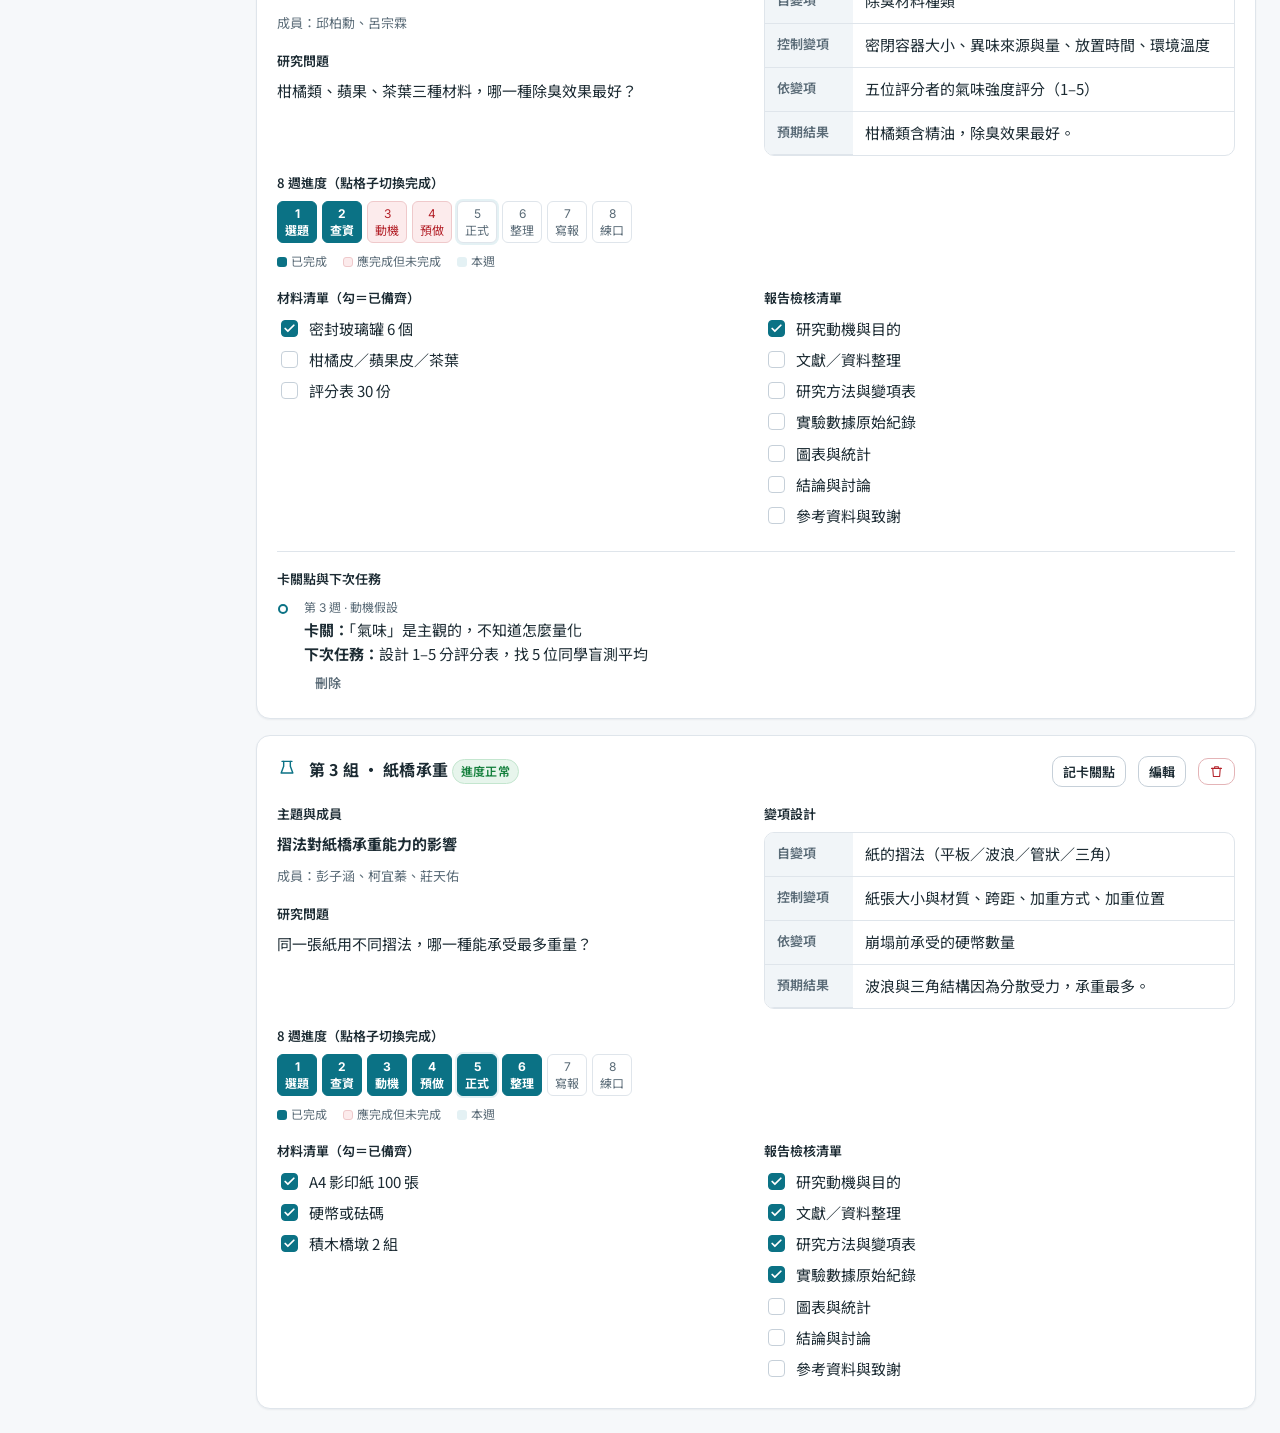
<file: scifair.html>
<!DOCTYPE html>
<html lang="zh-Hant-TW">
<head>
<meta charset="utf-8">
<meta name="viewport" content="width=device-width, initial-scale=1">
<title>科展管理 · 新手老師成長儀表板</title>
<link rel="icon" href="assets/favicon.svg" type="image/svg+xml">
<link href="https://fonts.googleapis.com/css2?family=Noto+Sans+TC:wght@400;500;700&amp;family=Inter:wght@400;600;700&amp;display=swap" rel="stylesheet">
<link rel="stylesheet" href="assets/css/style.css">
</head>
<body>
<div id="layout" class="layout">

  <div class="page-head">
    <h1>科展管理</h1>
    <p class="page-desc">八週節奏：選題 → 查資料 → 動機假設 → 預做 → 正式實驗 → 整理圖表 → 寫報告 → 練口試。每週勾一次，落後會自動標紅。</p>
  </div>

  <section class="card mb-4" aria-labelledby="h-overview">
    <div class="card-head">
      <span class="card-icon" id="icon-flask"></span>
      <h3 id="h-overview">整體進度</h3>
      <a class="btn btn-sm" href="settings.html#semester">調整起始日</a>
      <button class="btn btn-primary btn-sm" id="newGroupBtn" type="button">新增分組</button>
    </div>
    <div id="overview"></div>
  </section>

  <div id="groupList" class="stack"></div>

</div>

<script src="assets/js/store.js"></script>
<script src="assets/js/ui.js"></script>
<script src="assets/js/scifair.js"></script>
</body>
</html>
</file>
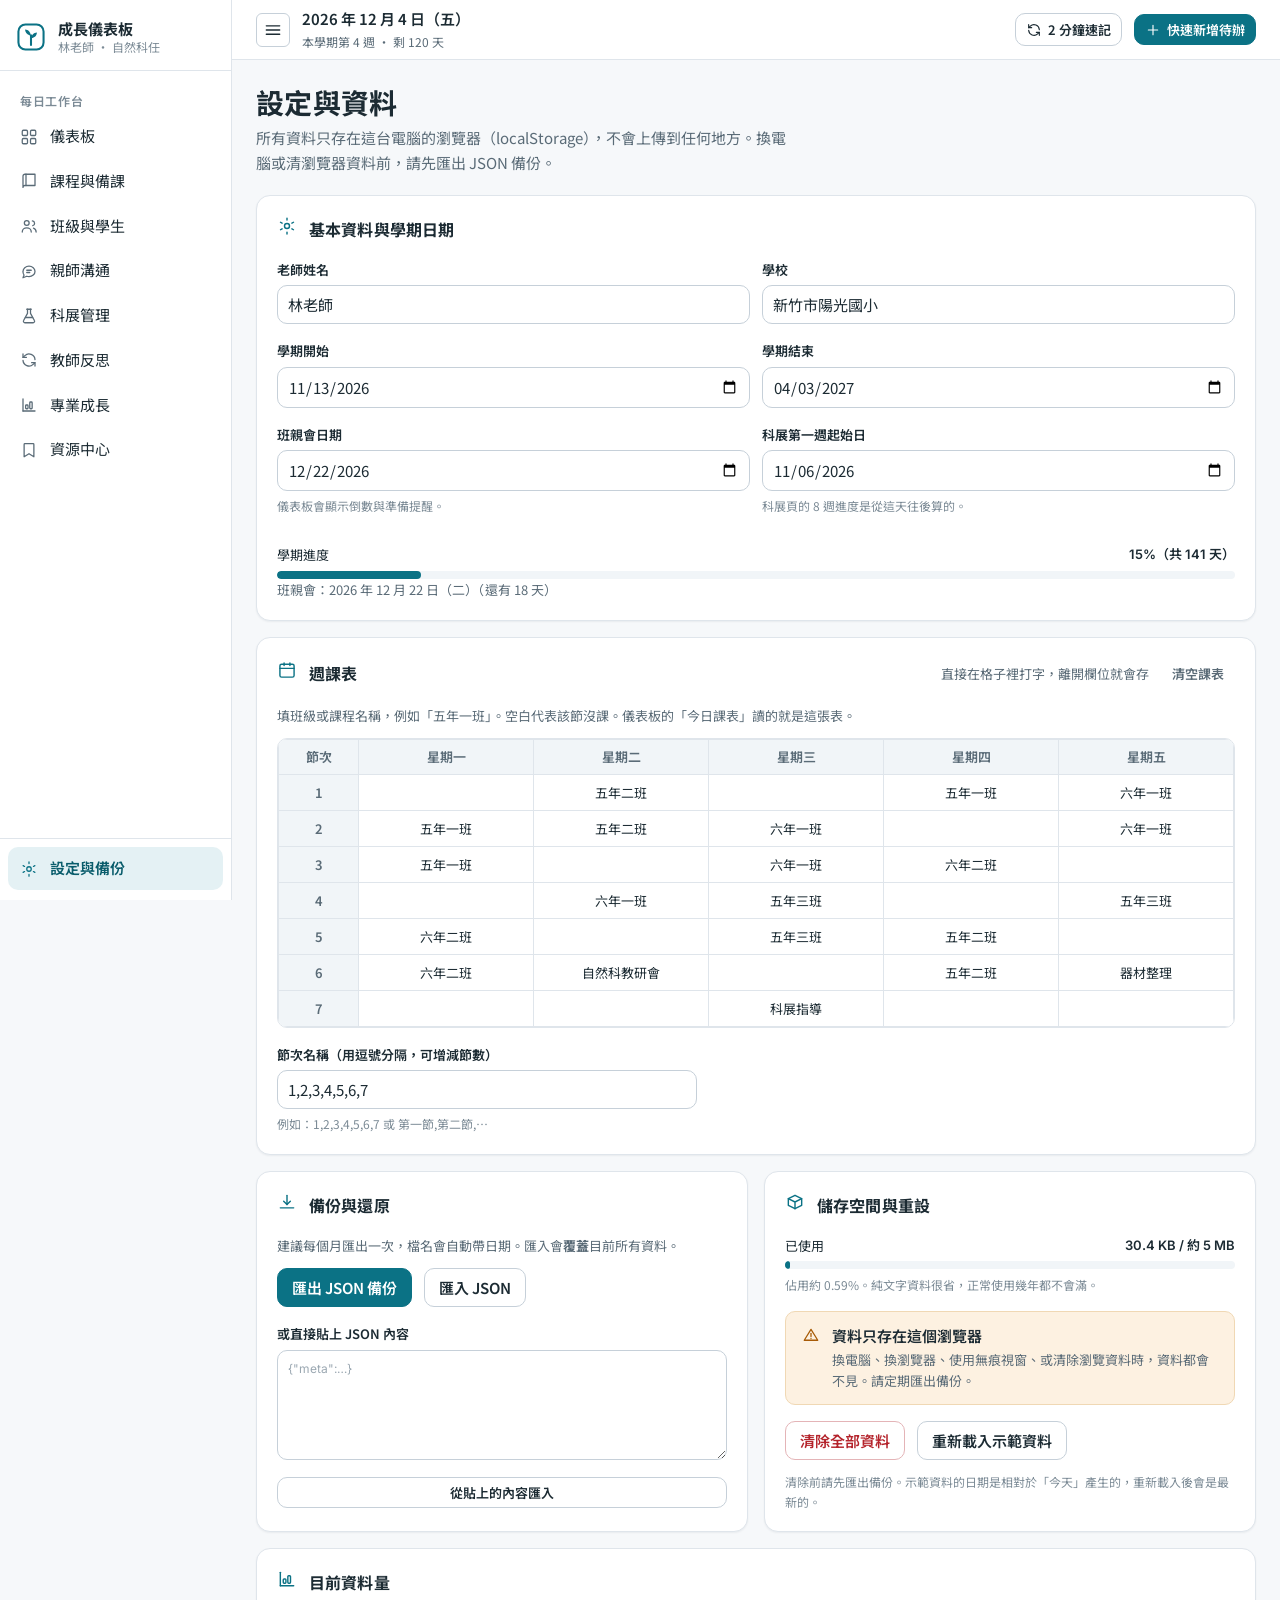
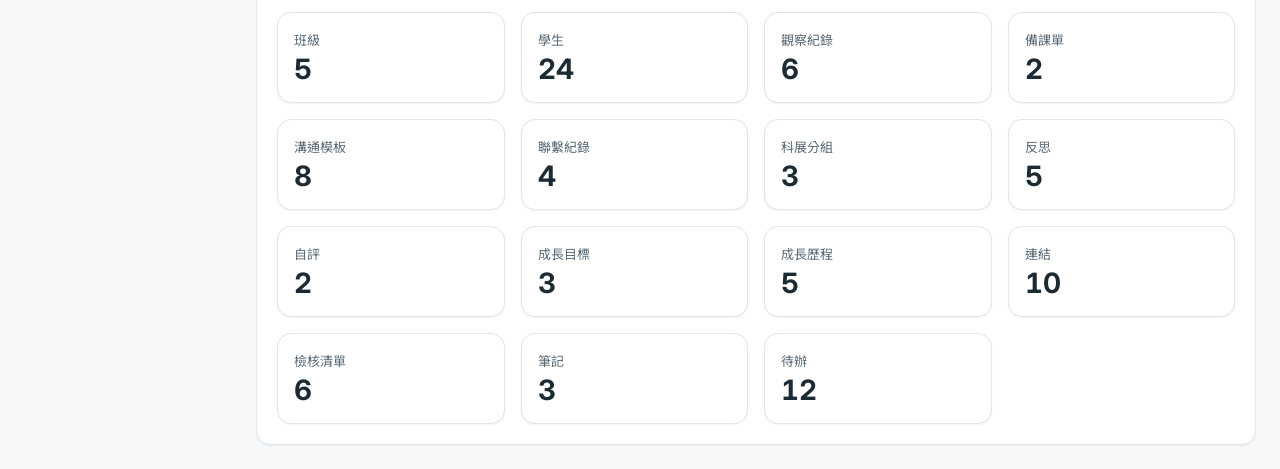
<file: settings.html>
<!DOCTYPE html>
<html lang="zh-Hant-TW">
<head>
<meta charset="utf-8">
<meta name="viewport" content="width=device-width, initial-scale=1">
<title>設定與資料 · 新手老師成長儀表板</title>
<link rel="icon" href="assets/favicon.svg" type="image/svg+xml">
<link href="https://fonts.googleapis.com/css2?family=Noto+Sans+TC:wght@400;500;700&amp;family=Inter:wght@400;600;700&amp;display=swap" rel="stylesheet">
<link rel="stylesheet" href="assets/css/style.css">
</head>
<body>
<div id="layout" class="layout">

  <div class="page-head">
    <h1>設定與資料</h1>
    <p class="page-desc">所有資料只存在這台電腦的瀏覽器（localStorage），不會上傳到任何地方。換電腦或清瀏覽器資料前，請先匯出 JSON 備份。</p>
  </div>

  <section class="card mb-4" id="semester" aria-labelledby="h-basic">
    <div class="card-head">
      <span class="card-icon" id="icon-cog"></span>
      <h3 id="h-basic">基本資料與學期日期</h3>
    </div>
    <div class="field-row">
      <div class="field"><label for="stName">老師姓名</label><input type="text" id="stName" data-k="teacherName"></div>
      <div class="field"><label for="stSchool">學校</label><input type="text" id="stSchool" data-k="school"></div>
    </div>
    <div class="field-row">
      <div class="field"><label for="stStart">學期開始</label><input type="date" id="stStart" data-k="semesterStart"></div>
      <div class="field"><label for="stEnd">學期結束</label><input type="date" id="stEnd" data-k="semesterEnd"></div>
    </div>
    <div class="field-row mb-0">
      <div class="field">
        <label for="stPm">班親會日期</label><input type="date" id="stPm" data-k="parentMeetingDate">
        <span class="field-hint">儀表板會顯示倒數與準備提醒。</span>
      </div>
      <div class="field">
        <label for="stSf">科展第一週起始日</label><input type="date" id="stSf" data-k="sciFairStart">
        <span class="field-hint">科展頁的 8 週進度是從這天往後算的。</span>
      </div>
    </div>
    <div id="semesterInfo" class="mt-3"></div>
  </section>

  <section class="card mb-4" id="timetable" aria-labelledby="h-tt">
    <div class="card-head">
      <span class="card-icon" id="icon-calendar"></span>
      <h3 id="h-tt">週課表</h3>
      <span class="small muted hide-sm">直接在格子裡打字，離開欄位就會存</span>
      <button class="btn btn-ghost btn-sm" id="clearTtBtn" type="button">清空課表</button>
    </div>
    <p class="small muted">填班級或課程名稱，例如「五年一班」。空白代表該節沒課。儀表板的「今日課表」讀的就是這張表。</p>
    <div class="table-wrap"><div id="ttGrid"></div></div>
    <div class="field mt-4 mb-0" style="max-width:420px">
      <label for="ttPeriods">節次名稱（用逗號分隔，可增減節數）</label>
      <input type="text" id="ttPeriods">
      <span class="field-hint">例如：1,2,3,4,5,6,7 或 第一節,第二節,…</span>
    </div>
  </section>

  <div class="grid grid-2 mb-4">
    <section class="card" aria-labelledby="h-backup">
      <div class="card-head">
        <span class="card-icon" id="icon-download"></span>
        <h3 id="h-backup">備份與還原</h3>
      </div>
      <p class="small muted">建議每個月匯出一次，檔名會自動帶日期。匯入會<strong>覆蓋</strong>目前所有資料。</p>
      <div class="row mb-4">
        <button class="btn btn-primary" id="exportBtn" type="button">匯出 JSON 備份</button>
        <button class="btn" id="importBtn" type="button">匯入 JSON</button>
        <input type="file" id="importFile" accept="application/json,.json" hidden>
      </div>
      <div class="field mb-0">
        <label for="pasteArea">或直接貼上 JSON 內容</label>
        <textarea id="pasteArea" placeholder='{"meta":…}' style="min-height:110px;font-family:var(--font-ui);font-size:12px"></textarea>
        <button class="btn btn-sm mt-3" id="pasteImportBtn" type="button">從貼上的內容匯入</button>
      </div>
    </section>

    <section class="card" aria-labelledby="h-storage">
      <div class="card-head">
        <span class="card-icon" id="icon-box"></span>
        <h3 id="h-storage">儲存空間與重設</h3>
      </div>
      <div id="usageBox" class="mb-4"></div>
      <div class="alert alert-warn mb-4" id="warnBox"></div>
      <div class="row">
        <button class="btn btn-danger" id="clearBtn" type="button">清除全部資料</button>
        <button class="btn" id="reseedBtn" type="button">重新載入示範資料</button>
      </div>
      <p class="xsmall faint mt-3">清除前請先匯出備份。示範資料的日期是相對於「今天」產生的，重新載入後會是最新的。</p>
    </section>
  </div>

  <section class="card" aria-labelledby="h-counts">
    <div class="card-head">
      <span class="card-icon" id="icon-chart"></span>
      <h3 id="h-counts">目前資料量</h3>
    </div>
    <div id="countGrid" class="grid grid-4"></div>
  </section>

</div>

<script src="assets/js/store.js"></script>
<script src="assets/js/ui.js"></script>
<script src="assets/js/settings.js"></script>
</body>
</html>
</file>
<file: assets/css/style.css>
/* ==========================================================================
   新手老師成長儀表板 — 共用樣式表
   --------------------------------------------------------------------------
   結構順序：
     1. 設計變數（顏色、字級、間距、圓角）  ← 想改顏色只要改這一段
     2. 基礎重設與排版
     3. 版面骨架（側邊欄 / 主內容 / 頂部列）
     4. 元件（卡片、按鈕、表單、表格、標籤、分頁、清單、模組視窗…）
     5. 各頁專屬樣式
     6. 響應式（平板 / 手機）
     7. 列印樣式（列印教案用）
   ========================================================================== */

/* ============================ 1. 設計變數 ============================ */
:root {
  /* --- 主色：藍綠色系（想換整站主色，改這三個就好）--- */
  --c-primary:        #0B7285;   /* 主色（按鈕、連結、重點） */
  --c-primary-dark:   #095C6B;   /* 主色加深（hover） */
  --c-primary-tint:   #E4F1F4;   /* 主色淡底（選取狀態、標籤底色） */

  /* --- 輔助色 --- */
  --c-accent:         #2F9E8F;   /* 次要強調（進度、成功感） */
  --c-accent-tint:    #E6F5F2;

  /* --- 中性色（底色與文字）--- */
  --c-bg:             #F6F8FA;   /* 頁面底色（淺灰白） */
  --c-surface:        #FFFFFF;   /* 卡片底色 */
  --c-surface-2:      #F1F5F8;   /* 次級底色（表頭、輸入框底） */
  --c-border:         #DFE5EB;   /* 邊框 */
  --c-border-strong:  #C6D0D9;
  --c-text:           #1C2B33;   /* 主要文字 */
  --c-text-muted:     #5A6B77;   /* 次要文字（已確認對比 > 4.5:1） */
  --c-text-faint:     #7C8B96;   /* 提示文字 */

  /* --- 狀態色 --- */
  --c-success:        #15803D;
  --c-success-tint:   #E7F5EC;
  --c-warn:           #A85B06;
  --c-warn-tint:      #FDF1E1;
  --c-danger:         #B4232B;
  --c-danger-tint:    #FCEBEC;
  --c-info:           #10627F;
  --c-info-tint:      #E7F1F6;

  /* --- 字體 --- */
  --font-sans: "Noto Sans TC", "PingFang TC", "Microsoft JhengHei", sans-serif;
  --font-ui:   "Inter", "Noto Sans TC", sans-serif;   /* 英數字、數字用 */

  /* --- 字級 --- */
  --text-xs:   0.75rem;   /* 12px */
  --text-sm:   0.8125rem; /* 13px */
  --text-base: 0.9375rem; /* 15px */
  --text-md:   1rem;      /* 16px */
  --text-lg:   1.125rem;  /* 18px */
  --text-xl:   1.375rem;  /* 22px */
  --text-2xl:  1.75rem;   /* 28px */

  /* --- 間距 --- */
  --sp-1: 4px;  --sp-2: 8px;  --sp-3: 12px; --sp-4: 16px;
  --sp-5: 20px; --sp-6: 24px; --sp-8: 32px; --sp-10: 40px;

  /* --- 圓角與陰影 --- */
  --r-sm: 6px; --r-md: 10px; --r-lg: 14px; --r-pill: 999px;
  --shadow-sm: 0 1px 2px rgba(20, 40, 55, .06);
  --shadow-md: 0 2px 8px rgba(20, 40, 55, .07);
  --shadow-lg: 0 12px 32px rgba(20, 40, 55, .16);

  /* --- 版面尺寸 --- */
  --sidebar-w: 232px;
  --topbar-h: 60px;
}

/* ======================= 2. 基礎重設與排版 ======================= */
*, *::before, *::after { box-sizing: border-box; }

html { -webkit-text-size-adjust: 100%; }

body {
  margin: 0;
  font-family: var(--font-sans);
  font-size: var(--text-base);
  line-height: 1.65;
  color: var(--c-text);
  background: var(--c-bg);
  -webkit-font-smoothing: antialiased;
}

h1, h2, h3, h4 { margin: 0; font-weight: 700; line-height: 1.35; letter-spacing: .01em; }
h1 { font-size: var(--text-2xl); }
h2 { font-size: var(--text-xl); }
h3 { font-size: var(--text-md); }
h4 { font-size: var(--text-base); }
p  { margin: 0 0 var(--sp-3); }
p:last-child { margin-bottom: 0; }

a { color: var(--c-primary); text-decoration: none; }
a:hover { color: var(--c-primary-dark); text-decoration: underline; }

ul, ol { margin: 0; padding-left: 1.25em; }

/* 數字與英文用等寬感字體，表格對齊比較好看 */
.num, td .num, .stat-value { font-family: var(--font-ui); font-variant-numeric: tabular-nums; }

/* 只給螢幕閱讀器看的文字 */
.sr-only {
  position: absolute; width: 1px; height: 1px; padding: 0; margin: -1px;
  overflow: hidden; clip: rect(0 0 0 0); white-space: nowrap; border: 0;
}

/* 鍵盤焦點框（無障礙） */
:focus-visible {
  outline: 2px solid var(--c-primary);
  outline-offset: 2px;
  border-radius: 3px;
}

/* ======================= 3. 版面骨架 ======================= */
.layout { display: flex; min-height: 100vh; }

/* --- 左側邊欄 --- */
.sidebar {
  width: var(--sidebar-w);
  flex: 0 0 var(--sidebar-w);
  background: var(--c-surface);
  border-right: 1px solid var(--c-border);
  display: flex;
  flex-direction: column;
  position: sticky;
  top: 0;
  height: 100vh;
}

.sidebar-brand {
  display: flex; align-items: center; gap: var(--sp-3);
  padding: var(--sp-5) var(--sp-4) var(--sp-4);
  border-bottom: 1px solid var(--c-border);
}
.sidebar-brand .logo-mark { color: var(--c-primary); flex: 0 0 auto; }
.sidebar-brand-text { min-width: 0; }
.sidebar-brand-title {
  font-size: var(--text-base); font-weight: 700; line-height: 1.25;
  white-space: nowrap; overflow: hidden; text-overflow: ellipsis;
}
.sidebar-brand-sub { font-size: var(--text-xs); color: var(--c-text-faint); line-height: 1.3; }

.sidebar-nav { flex: 1 1 auto; overflow-y: auto; padding: var(--sp-3) var(--sp-2); }
.sidebar-nav-label {
  font-size: var(--text-xs); color: var(--c-text-faint); font-weight: 600;
  padding: var(--sp-2) var(--sp-3) var(--sp-1); letter-spacing: .06em;
}
.nav-item {
  display: flex; align-items: center; gap: var(--sp-3);
  padding: 9px var(--sp-3);
  border-radius: var(--r-md);
  color: var(--c-text);
  font-size: var(--text-base);
  margin-bottom: 2px;
}
.nav-item:hover { background: var(--c-surface-2); text-decoration: none; }
.nav-item svg { flex: 0 0 18px; color: var(--c-text-muted); }
.nav-item span { white-space: nowrap; overflow: hidden; text-overflow: ellipsis; }
.nav-item.is-active { background: var(--c-primary-tint); color: var(--c-primary-dark); font-weight: 600; }
.nav-item.is-active svg { color: var(--c-primary); }

.sidebar-foot { border-top: 1px solid var(--c-border); padding: var(--sp-2); }

/* --- 主內容區 --- */
.main { flex: 1 1 auto; min-width: 0; display: flex; flex-direction: column; }

.topbar {
  height: var(--topbar-h);
  display: flex; align-items: center; gap: var(--sp-3);
  padding: 0 var(--sp-6);
  background: var(--c-surface);
  border-bottom: 1px solid var(--c-border);
  position: sticky; top: 0; z-index: 30;
}
.topbar-date { font-size: var(--text-base); font-weight: 600; }
.topbar-sub { font-size: var(--text-xs); color: var(--c-text-muted); }
.topbar-spacer { flex: 1 1 auto; }
.menu-toggle { display: none; }

.content { padding: var(--sp-6); max-width: 1240px; width: 100%; }

.page-head { margin-bottom: var(--sp-5); }
.page-head h1 { margin-bottom: var(--sp-1); }
.page-head .page-desc { color: var(--c-text-muted); font-size: var(--text-base); max-width: 68ch; }

/* 通用格線 */
.grid { display: grid; gap: var(--sp-4); }
.grid-2 { grid-template-columns: repeat(2, minmax(0, 1fr)); }
.grid-3 { grid-template-columns: repeat(3, minmax(0, 1fr)); }
.grid-4 { grid-template-columns: repeat(4, minmax(0, 1fr)); }
.grid-sidebar-right { grid-template-columns: minmax(0, 1.6fr) minmax(0, 1fr); }
.stack { display: flex; flex-direction: column; gap: var(--sp-4); }
.row { display: flex; gap: var(--sp-3); align-items: center; flex-wrap: wrap; }
.row-end { justify-content: flex-end; }

/* ======================= 4. 元件 ======================= */

/* --- 卡片 --- */
.card {
  background: var(--c-surface);
  border: 1px solid var(--c-border);
  border-radius: var(--r-lg);
  box-shadow: var(--shadow-sm);
  padding: var(--sp-5);
  min-width: 0;
}
.card-head {
  display: flex; align-items: center; gap: var(--sp-3);
  margin-bottom: var(--sp-4);
}
.card-head h3 { flex: 1 1 auto; min-width: 0; }
.card-head .card-icon { color: var(--c-primary); flex: 0 0 auto; }
.card-note { font-size: var(--text-sm); color: var(--c-text-muted); }
.card-tight { padding: var(--sp-4); }

/* --- 統計小卡 --- */
.stat { display: flex; flex-direction: column; gap: 2px; }
.stat-label { font-size: var(--text-sm); color: var(--c-text-muted); }
.stat-value { font-size: var(--text-2xl); font-weight: 700; line-height: 1.2; }
.stat-hint { font-size: var(--text-xs); color: var(--c-text-faint); }

/* --- 按鈕 --- */
.btn {
  display: inline-flex; align-items: center; justify-content: center; gap: 6px;
  font-family: inherit; font-size: var(--text-base); font-weight: 600;
  padding: 8px 14px; border-radius: var(--r-md);
  border: 1px solid var(--c-border-strong);
  background: var(--c-surface); color: var(--c-text);
  cursor: pointer; white-space: nowrap;
  transition: background .15s, border-color .15s, color .15s;
}
.btn:hover { background: var(--c-surface-2); text-decoration: none; }
.btn svg { flex: 0 0 auto; }
.btn-primary { background: var(--c-primary); border-color: var(--c-primary); color: #fff; }
.btn-primary:hover { background: var(--c-primary-dark); border-color: var(--c-primary-dark); color: #fff; }
.btn-danger { background: var(--c-surface); border-color: #E4B4B7; color: var(--c-danger); }
.btn-danger:hover { background: var(--c-danger-tint); }
.btn-ghost { border-color: transparent; background: transparent; color: var(--c-text-muted); }
.btn-ghost:hover { background: var(--c-surface-2); color: var(--c-text); }
.btn-sm { font-size: var(--text-sm); padding: 5px 10px; }
.btn-icon { padding: 6px; border-radius: var(--r-sm); }
.btn-block { width: 100%; }
.btn:disabled { opacity: .5; cursor: not-allowed; }

/* --- 表單 --- */
.field { display: flex; flex-direction: column; gap: 5px; margin-bottom: var(--sp-4); min-width: 0; }
.field > label, .field-label {
  font-size: var(--text-sm); font-weight: 600; color: var(--c-text);
}
.field-hint { font-size: var(--text-xs); color: var(--c-text-faint); }
input[type=text], input[type=date], input[type=url], input[type=number],
input[type=time], select, textarea {
  font-family: inherit; font-size: var(--text-base); color: var(--c-text);
  padding: 8px 10px;
  border: 1px solid var(--c-border-strong); border-radius: var(--r-md);
  background: var(--c-surface); width: 100%; min-width: 0;
}
textarea { resize: vertical; min-height: 76px; line-height: 1.6; }
input:focus, select:focus, textarea:focus {
  border-color: var(--c-primary); outline: 2px solid var(--c-primary-tint); outline-offset: 0;
}
::placeholder { color: #9AA7B1; }
select { appearance: none; background-image: url("data:image/svg+xml;utf8,<svg xmlns='http://www.w3.org/2000/svg' width='14' height='14' viewBox='0 0 24 24' fill='none' stroke='%235A6B77' stroke-width='2.5' stroke-linecap='round'><path d='M6 9l6 6 6-6'/></svg>");
  background-repeat: no-repeat; background-position: right 10px center; padding-right: 30px; }

.field-row { display: grid; gap: var(--sp-3); grid-template-columns: repeat(2, minmax(0, 1fr)); }
.field-row-3 { grid-template-columns: repeat(3, minmax(0, 1fr)); }

/* 勾選盒 */
.check {
  display: flex; align-items: flex-start; gap: var(--sp-2);
  font-size: var(--text-base); cursor: pointer; line-height: 1.55;
}
.check input[type=checkbox] {
  appearance: none; flex: 0 0 17px; width: 17px; height: 17px; margin-top: 3px;
  border: 1.5px solid var(--c-border-strong); border-radius: 4px; background: #fff; cursor: pointer;
}
.check input[type=checkbox]:checked {
  background: var(--c-primary); border-color: var(--c-primary);
  background-image: url("data:image/svg+xml;utf8,<svg xmlns='http://www.w3.org/2000/svg' viewBox='0 0 24 24' fill='none' stroke='white' stroke-width='3.2' stroke-linecap='round' stroke-linejoin='round'><path d='M20 6L9 17l-5-5'/></svg>");
  background-size: 13px; background-repeat: no-repeat; background-position: center;
}
.check input[type=checkbox]:checked ~ .check-text { color: var(--c-text-faint); text-decoration: line-through; }
.check-text { min-width: 0; overflow-wrap: anywhere; }
.check-plain input[type=checkbox]:checked ~ .check-text { text-decoration: none; color: var(--c-text); }

/* 一組勾選選項（多欄） */
.check-grid { display: grid; gap: var(--sp-2) var(--sp-4); grid-template-columns: repeat(2, minmax(0,1fr)); }

/* --- 標籤 / 徽章 --- */
.tag {
  display: inline-flex; align-items: center; gap: 4px;
  font-size: var(--text-xs); font-weight: 600; line-height: 1.4;
  padding: 3px 8px; border-radius: var(--r-pill);
  background: var(--c-surface-2); color: var(--c-text-muted);
  border: 1px solid var(--c-border);
  white-space: nowrap;
}
.tag-primary { background: var(--c-primary-tint); color: var(--c-primary-dark); border-color: #C3E0E6; }
.tag-success { background: var(--c-success-tint); color: var(--c-success); border-color: #C4E6CF; }
.tag-warn    { background: var(--c-warn-tint);    color: var(--c-warn);    border-color: #F0D8B4; }
.tag-danger  { background: var(--c-danger-tint);  color: var(--c-danger);  border-color: #EFC9CB; }
.tag-info    { background: var(--c-info-tint);    color: var(--c-info);    border-color: #C2DCE7; }
.tag-btn { cursor: pointer; }
.tag-btn:hover { filter: brightness(.97); }

/* --- 分頁（tabs）--- */
.tabs {
  display: flex; gap: var(--sp-1); flex-wrap: wrap;
  background: var(--c-surface-2); padding: 3px; border-radius: var(--r-md);
  border: 1px solid var(--c-border);
}
.tab {
  font-family: inherit; font-size: var(--text-base); font-weight: 600;
  padding: 6px 14px; border: 0; border-radius: 7px;
  background: transparent; color: var(--c-text-muted); cursor: pointer; white-space: nowrap;
}
.tab:hover { color: var(--c-text); }
.tab.is-active { background: var(--c-surface); color: var(--c-primary-dark); box-shadow: var(--shadow-sm); }
.tab-badge { font-size: var(--text-xs); color: inherit; opacity: .75; margin-left: 4px; }

/* --- 清單項（待辦、紀錄）--- */
.list { display: flex; flex-direction: column; }
.list-item {
  display: flex; align-items: flex-start; gap: var(--sp-3);
  padding: 10px 0; border-bottom: 1px solid var(--c-border);
  min-width: 0;
}
.list-item:last-child { border-bottom: 0; }
.list-item-body { flex: 1 1 auto; min-width: 0; }
.list-item-title { font-size: var(--text-base); overflow-wrap: anywhere; }
.list-item-meta { font-size: var(--text-xs); color: var(--c-text-muted); margin-top: 2px; }
.list-item-actions { display: flex; gap: 4px; flex: 0 0 auto; }

/* --- 表格 --- */
.table-wrap { overflow-x: auto; border: 1px solid var(--c-border); border-radius: var(--r-md); }
table.data { width: 100%; border-collapse: collapse; font-size: var(--text-base); }
table.data th, table.data td {
  padding: 9px 12px; text-align: left; border-bottom: 1px solid var(--c-border);
  vertical-align: top;
}
table.data th {
  background: var(--c-surface-2); font-size: var(--text-sm); font-weight: 600;
  color: var(--c-text-muted); white-space: nowrap;
}
table.data tbody tr:last-child td { border-bottom: 0; }
table.data tbody tr:hover { background: #FAFCFD; }
table.data td.cell-center, table.data th.cell-center { text-align: center; }

/* --- 空狀態 --- */
.empty {
  text-align: center; padding: var(--sp-8) var(--sp-4);
  color: var(--c-text-muted);
}
.empty svg { color: var(--c-border-strong); margin-bottom: var(--sp-3); }
.empty-title { font-weight: 600; color: var(--c-text); margin-bottom: var(--sp-1); }
.empty-desc { font-size: var(--text-sm); max-width: 44ch; margin: 0 auto var(--sp-4); }
.empty-sm { padding: var(--sp-5) var(--sp-3); }

/* --- 進度條 --- */
.bar { height: 8px; border-radius: var(--r-pill); background: var(--c-surface-2); overflow: hidden; }
.bar > span { display: block; height: 100%; background: var(--c-primary); border-radius: var(--r-pill); }
.bar-accent > span { background: var(--c-accent); }
.bar-warn > span { background: var(--c-warn); }
.bar-danger > span { background: var(--c-danger); }
.bar-row { display: flex; flex-direction: column; gap: 5px; }
.bar-row-head { display: flex; justify-content: space-between; font-size: var(--text-sm); gap: var(--sp-2); }
.bar-row-head b { font-family: var(--font-ui); font-weight: 600; }

/* --- 環形進度（四輪）--- */
.ring-grid { display: grid; grid-template-columns: repeat(4, minmax(0,1fr)); gap: var(--sp-3); }
.ring { display: flex; flex-direction: column; align-items: center; gap: 6px; text-align: center; }
.ring-svg { width: 62px; height: 62px; }
.ring-track { stroke: var(--c-surface-2); }
.ring-fill { stroke: var(--c-primary); stroke-linecap: round; transform: rotate(-90deg); transform-origin: 50% 50%; }
.ring-text { font-family: var(--font-ui); font-size: 15px; font-weight: 700; fill: var(--c-text); }
.ring-label { font-size: var(--text-sm); color: var(--c-text-muted); }

/* --- 提醒卡 --- */
.alert {
  display: flex; gap: var(--sp-3); align-items: flex-start;
  padding: var(--sp-3) var(--sp-4); border-radius: var(--r-md);
  border: 1px solid var(--c-border); background: var(--c-surface-2);
  font-size: var(--text-base);
}
.alert svg { flex: 0 0 auto; margin-top: 2px; }
.alert-body { min-width: 0; }
.alert-title { font-weight: 600; }
.alert-desc { font-size: var(--text-sm); color: var(--c-text-muted); overflow-wrap: anywhere; }
.alert-warn   { background: var(--c-warn-tint);   border-color: #F0D8B4; }
.alert-warn svg { color: var(--c-warn); }
.alert-danger { background: var(--c-danger-tint); border-color: #EFC9CB; }
.alert-danger svg { color: var(--c-danger); }
.alert-info   { background: var(--c-info-tint);   border-color: #C2DCE7; }
.alert-info svg { color: var(--c-info); }
.alert-success{ background: var(--c-success-tint);border-color: #C4E6CF; }
.alert-success svg { color: var(--c-success); }

/* --- 時間軸 --- */
.timeline { list-style: none; padding: 0; margin: 0; }
.timeline li {
  position: relative; padding: 0 0 var(--sp-4) var(--sp-5);
  border-left: 2px solid var(--c-border); margin-left: 5px;
}
.timeline li:last-child { padding-bottom: 0; border-left-color: transparent; }
.timeline li::before {
  content: ""; position: absolute; left: -6px; top: 6px;
  width: 10px; height: 10px; border-radius: 50%;
  background: var(--c-surface); border: 2px solid var(--c-primary);
}
.timeline-date { font-family: var(--font-ui); font-size: var(--text-xs); color: var(--c-text-muted); }
.timeline-body { font-size: var(--text-base); overflow-wrap: anywhere; }

/* --- 模組視窗（Modal）--- */
.modal-backdrop {
  position: fixed; inset: 0; background: rgba(18, 34, 44, .45);
  display: flex; align-items: flex-start; justify-content: center;
  padding: var(--sp-6) var(--sp-4); z-index: 100; overflow-y: auto;
}
.modal-backdrop[hidden] { display: none; }
.modal {
  background: var(--c-surface); border-radius: var(--r-lg); box-shadow: var(--shadow-lg);
  width: 100%; max-width: 620px; margin: auto;
}
.modal-wide { max-width: 900px; }
.modal-head {
  display: flex; align-items: center; gap: var(--sp-3);
  padding: var(--sp-4) var(--sp-5); border-bottom: 1px solid var(--c-border);
}
.modal-head h3 { flex: 1 1 auto; min-width: 0; }
.modal-body { padding: var(--sp-5); }
.modal-foot {
  display: flex; justify-content: flex-end; gap: var(--sp-2);
  padding: var(--sp-4) var(--sp-5); border-top: 1px solid var(--c-border);
  background: var(--c-surface-2); border-radius: 0 0 var(--r-lg) var(--r-lg);
  flex-wrap: wrap;
}

/* --- 浮動提示（Toast）--- */
.toast-wrap {
  position: fixed; bottom: var(--sp-5); left: 50%; transform: translateX(-50%);
  display: flex; flex-direction: column; gap: var(--sp-2); z-index: 200; align-items: center;
  pointer-events: none; width: min(92vw, 420px);
}
.toast {
  background: #14313D; color: #fff; font-size: var(--text-base);
  padding: 9px 16px; border-radius: var(--r-pill); box-shadow: var(--shadow-md);
  text-align: center; overflow-wrap: anywhere;
}

/* --- 折疊區塊 --- */
details.fold {
  border: 1px solid var(--c-border); border-radius: var(--r-md);
  background: var(--c-surface); margin-bottom: var(--sp-3);
}
details.fold > summary {
  cursor: pointer; padding: 10px var(--sp-4); font-weight: 600;
  list-style: none; display: flex; align-items: center; gap: var(--sp-2);
}
details.fold > summary::-webkit-details-marker { display: none; }
details.fold > summary::after {
  content: ""; margin-left: auto; width: 8px; height: 8px;
  border-right: 2px solid var(--c-text-muted); border-bottom: 2px solid var(--c-text-muted);
  transform: rotate(45deg); transition: transform .15s;
}
details.fold[open] > summary::after { transform: rotate(-135deg); }
details.fold .fold-body { padding: 0 var(--sp-4) var(--sp-4); }

/* --- 分隔線與小工具 --- */
.divider { height: 1px; background: var(--c-border); margin: var(--sp-4) 0; border: 0; }
.muted { color: var(--c-text-muted); }
.faint { color: var(--c-text-faint); }
.small { font-size: var(--text-sm); }
.xsmall { font-size: var(--text-xs); }
.mb-0 { margin-bottom: 0; }
.mb-2 { margin-bottom: var(--sp-2); }
.mb-3 { margin-bottom: var(--sp-3); }
.mb-4 { margin-bottom: var(--sp-4); }
.mt-3 { margin-top: var(--sp-3); }
.mt-4 { margin-top: var(--sp-4); }
.grow { flex: 1 1 auto; min-width: 0; }
.nowrap { white-space: nowrap; }
.pre-wrap { white-space: pre-wrap; overflow-wrap: anywhere; }

/* ======================= 5. 各頁專屬 ======================= */

/* --- 週課表 --- */
.timetable { width: 100%; border-collapse: collapse; font-size: var(--text-sm); }
.timetable th, .timetable td {
  border: 1px solid var(--c-border); padding: 6px 8px; text-align: center;
  min-width: 74px;
}
.timetable th { background: var(--c-surface-2); font-weight: 600; color: var(--c-text-muted); }
.timetable td { background: var(--c-surface); }
.timetable col.is-today, .timetable th.is-today { background: var(--c-primary-tint); }
.timetable td.is-today { background: var(--c-primary-tint); font-weight: 600; }
.timetable input { border: 0; background: transparent; text-align: center; padding: 2px; font-size: var(--text-sm); }
.timetable input:focus { background: #fff; outline: 2px solid var(--c-primary); }

/* --- 今日課表清單 --- */
.period-list { display: flex; flex-direction: column; gap: var(--sp-2); }
.period {
  display: flex; align-items: center; gap: var(--sp-3);
  padding: 9px var(--sp-3); border: 1px solid var(--c-border);
  border-radius: var(--r-md); background: var(--c-surface);
}
.period-no {
  flex: 0 0 30px; height: 30px; border-radius: var(--r-sm);
  background: var(--c-primary-tint); color: var(--c-primary-dark);
  display: flex; align-items: center; justify-content: center;
  font-family: var(--font-ui); font-weight: 700; font-size: var(--text-sm);
}
.period-name { flex: 1 1 auto; min-width: 0; overflow-wrap: anywhere; }

/* --- 學生卡 --- */
.student-grid { display: grid; gap: var(--sp-3); grid-template-columns: repeat(auto-fill, minmax(228px, 1fr)); }
.student-card {
  border: 1px solid var(--c-border); border-radius: var(--r-md);
  padding: var(--sp-3) var(--sp-4); background: var(--c-surface); min-width: 0;
}
.student-card.is-flagged { border-color: #E9C6A8; background: #FFFBF5; }
.student-head { display: flex; align-items: center; gap: var(--sp-2); margin-bottom: 6px; }
.student-seat {
  flex: 0 0 auto; font-family: var(--font-ui); font-size: var(--text-xs); font-weight: 700;
  background: var(--c-surface-2); border-radius: var(--r-sm); padding: 2px 6px; color: var(--c-text-muted);
}
.student-name { font-weight: 600; min-width: 0; overflow: hidden; text-overflow: ellipsis; white-space: nowrap; }
.student-tags { display: flex; gap: 4px; flex-wrap: wrap; margin-bottom: 6px; }

/* --- 科展週進度格 --- */
.week-grid { display: flex; gap: 5px; flex-wrap: wrap; }
.week-cell {
  width: 40px; text-align: center; font-size: var(--text-xs);
  border: 1px solid var(--c-border); border-radius: var(--r-sm);
  padding: 4px 2px; cursor: pointer; background: var(--c-surface); color: var(--c-text-muted);
  font-family: var(--font-ui); user-select: none;
}
.week-cell:hover { border-color: var(--c-primary); }
.week-cell.is-done { background: var(--c-primary); border-color: var(--c-primary); color: #fff; font-weight: 700; }
.week-cell.is-current { box-shadow: 0 0 0 2px var(--c-primary-tint); }
.week-cell.is-late { background: var(--c-danger-tint); border-color: #EFC9CB; color: var(--c-danger); }
.week-legend { display: flex; gap: var(--sp-4); flex-wrap: wrap; font-size: var(--text-xs); color: var(--c-text-muted); }
.week-legend i { display: inline-block; width: 10px; height: 10px; border-radius: 3px; margin-right: 4px; vertical-align: -1px; }

/* --- 反思四欄對照表 --- */
.matrix { width: 100%; border-collapse: collapse; font-size: var(--text-sm); }
.matrix th, .matrix td { border: 1px solid var(--c-border); padding: 6px; vertical-align: top; }
.matrix th { background: var(--c-surface-2); font-weight: 600; text-align: left; white-space: nowrap; }
.matrix textarea { min-height: 58px; border: 0; padding: 4px; font-size: var(--text-sm); }
.matrix textarea:focus { outline: 2px solid var(--c-primary); }

/* --- 反思六格卡 --- */
.gibbs-grid { display: grid; gap: var(--sp-3); grid-template-columns: repeat(2, minmax(0,1fr)); }
.gibbs-cell { border: 1px solid var(--c-border); border-radius: var(--r-md); padding: var(--sp-3); background: var(--c-surface-2); }
.gibbs-cell h4 { display: flex; align-items: center; gap: 6px; margin-bottom: 4px; }
.gibbs-no {
  display: inline-flex; align-items: center; justify-content: center;
  width: 20px; height: 20px; border-radius: 50%;
  background: var(--c-primary); color: #fff; font-family: var(--font-ui);
  font-size: var(--text-xs); font-weight: 700; flex: 0 0 auto;
}
.gibbs-cell .q { font-size: var(--text-xs); color: var(--c-text-muted); margin-bottom: 6px; }
.gibbs-cell textarea { background: #fff; }

/* --- 洋蔥五層 --- */
.onion-step { display: flex; gap: var(--sp-3); margin-bottom: var(--sp-3); }
.onion-no {
  flex: 0 0 26px; height: 26px; border-radius: 50%;
  background: var(--c-primary-tint); color: var(--c-primary-dark);
  display: flex; align-items: center; justify-content: center;
  font-family: var(--font-ui); font-weight: 700; font-size: var(--text-sm);
}
.onion-body { flex: 1 1 auto; min-width: 0; }

/* --- 自評量表 --- */
.likert { display: flex; gap: 4px; flex-wrap: wrap; }
.likert label {
  display: inline-flex; align-items: center; justify-content: center;
  width: 32px; height: 32px; border-radius: var(--r-sm);
  border: 1px solid var(--c-border-strong); background: var(--c-surface);
  font-family: var(--font-ui); font-size: var(--text-sm); font-weight: 600;
  color: var(--c-text-muted); cursor: pointer;
}
.likert input { position: absolute; opacity: 0; width: 0; height: 0; }
.likert input:checked + span { background: var(--c-primary); border-color: var(--c-primary); color: #fff; }
.likert span {
  display: inline-flex; align-items: center; justify-content: center;
  width: 32px; height: 32px; border-radius: var(--r-sm);
  border: 1px solid var(--c-border-strong); background: var(--c-surface);
  font-family: var(--font-ui); font-size: var(--text-sm); font-weight: 600; color: var(--c-text-muted);
}
.likert input:focus-visible + span { outline: 2px solid var(--c-primary); outline-offset: 1px; }
.likert-item { display: flex; gap: var(--sp-3); align-items: center; justify-content: space-between;
  padding: 9px 0; border-bottom: 1px solid var(--c-border); flex-wrap: wrap; }
.likert-item:last-child { border-bottom: 0; }
.likert-q { flex: 1 1 260px; min-width: 0; font-size: var(--text-base); }

/* --- 模板庫 --- */
.tpl-grid { display: grid; gap: var(--sp-3); grid-template-columns: repeat(auto-fill, minmax(230px, 1fr)); }
.tpl-card {
  border: 1px solid var(--c-border); border-radius: var(--r-md); padding: var(--sp-3) var(--sp-4);
  background: var(--c-surface); cursor: pointer; text-align: left; font-family: inherit;
  display: flex; flex-direction: column; gap: 5px; min-width: 0;
}
.tpl-card:hover { border-color: var(--c-primary); background: #FBFDFE; }
.tpl-card.is-active { border-color: var(--c-primary); background: var(--c-primary-tint); }
.tpl-card h4 { font-size: var(--text-base); }
.tpl-card p { font-size: var(--text-xs); color: var(--c-text-muted); margin: 0;
  display: -webkit-box; -webkit-line-clamp: 2; -webkit-box-orient: vertical; overflow: hidden; }

/* --- 資源連結 --- */
.link-item { display: flex; gap: var(--sp-3); align-items: flex-start; padding: 10px 0;
  border-bottom: 1px solid var(--c-border); }
.link-item:last-child { border-bottom: 0; }
.link-item .link-body { flex: 1 1 auto; min-width: 0; }
.link-item a { font-weight: 600; overflow-wrap: anywhere; }
.link-item .link-url { font-size: var(--text-xs); color: var(--c-text-faint); overflow-wrap: anywhere; }

/* --- 儲存用量條 --- */
.usage { display: flex; flex-direction: column; gap: 6px; }

/* ======================= 6. 響應式 ======================= */
@media (max-width: 1080px) {
  .grid-4 { grid-template-columns: repeat(2, minmax(0, 1fr)); }
  .grid-3 { grid-template-columns: repeat(2, minmax(0, 1fr)); }
  .grid-sidebar-right { grid-template-columns: minmax(0, 1fr); }
}

@media (max-width: 860px) {
  /* 側邊欄改為由上方選單按鈕開合的抽屜 */
  .layout { display: block; }
  .sidebar {
    position: fixed; inset: 0 auto 0 0; z-index: 60;
    transform: translateX(-100%); transition: transform .22s ease;
    box-shadow: var(--shadow-lg); width: 260px; flex-basis: 260px;
  }
  body.nav-open .sidebar { transform: none; }
  body.nav-open::after {
    content: ""; position: fixed; inset: 0; background: rgba(18,34,44,.4); z-index: 50;
  }
  .menu-toggle { display: inline-flex; }
  .topbar { padding: 0 var(--sp-4); }
  .content { padding: var(--sp-4); }
}

@media (max-width: 640px) {
  :root { --text-2xl: 1.5rem; --text-xl: 1.25rem; }
  .grid-2, .grid-3, .grid-4, .field-row, .field-row-3,
  .gibbs-grid, .check-grid { grid-template-columns: minmax(0, 1fr); }
  .ring-grid { grid-template-columns: repeat(2, minmax(0,1fr)); }
  .card { padding: var(--sp-4); }
  .student-grid { grid-template-columns: minmax(0, 1fr); }
  .tpl-grid { grid-template-columns: minmax(0, 1fr); }
  .topbar-sub { display: none; }
  .modal-foot { justify-content: stretch; }
  .modal-foot .btn { flex: 1 1 auto; }
  .btn { padding: 8px 12px; }
  /* 手機上把長按鈕文字縮短的輔助類別 */
  .hide-sm { display: none !important; }
}

/* --- 列印教案的容器（平常隱藏）--- */
#printArea { display: none; }
.print-sheet h1 { font-size: 17pt; margin-bottom: 6px; }
.print-sheet table.data th { background: #EEF2F5; }

/* ======================= 7. 列印樣式 ======================= */
@media print {
  body.print-lesson .layout { display: none !important; }
  body.print-lesson #printArea { display: block !important; }
  :root { --c-bg: #fff; }
  body { background: #fff; font-size: 11.5pt; }
  .sidebar, .topbar, .no-print, .toast-wrap, .modal-backdrop { display: none !important; }
  .layout { display: block; }
  .content { padding: 0; max-width: none; }
  .card { box-shadow: none; border: 1px solid #999; break-inside: avoid; page-break-inside: avoid; }
  .print-only { display: block !important; }
  a { color: #000; text-decoration: none; }
}
.print-only { display: none; }

/* --- 儲存空間不可用時的提示條（隱私模式／嵌入式預覽） --- */
.storage-notice {
  display: flex; align-items: flex-start; gap: 8px;
  padding: 10px 14px; margin-bottom: var(--sp-5);
  background: var(--c-warn-tint); border: 1px solid #F0D9B4;
  border-radius: var(--r-md);
  font-size: var(--text-sm); line-height: 1.55; color: #6B3D06;
}
.storage-notice svg { flex: 0 0 auto; margin-top: 2px; color: var(--c-warn); }
.storage-notice strong { font-weight: 700; }
</file>
<file: teacher-dashboard/assets/css/style.css>
/* ==========================================================================
   新手老師成長儀表板 — 共用樣式表
   --------------------------------------------------------------------------
   結構順序：
     1. 設計變數（顏色、字級、間距、圓角）  ← 想改顏色只要改這一段
     2. 基礎重設與排版
     3. 版面骨架（側邊欄 / 主內容 / 頂部列）
     4. 元件（卡片、按鈕、表單、表格、標籤、分頁、清單、模組視窗…）
     5. 各頁專屬樣式
     6. 響應式（平板 / 手機）
     7. 列印樣式（列印教案用）
   ========================================================================== */

/* ============================ 1. 設計變數 ============================ */
:root {
  /* --- 主色：藍綠色系（想換整站主色，改這三個就好）--- */
  --c-primary:        #0B7285;   /* 主色（按鈕、連結、重點） */
  --c-primary-dark:   #095C6B;   /* 主色加深（hover） */
  --c-primary-tint:   #E4F1F4;   /* 主色淡底（選取狀態、標籤底色） */

  /* --- 輔助色 --- */
  --c-accent:         #2F9E8F;   /* 次要強調（進度、成功感） */
  --c-accent-tint:    #E6F5F2;

  /* --- 中性色（底色與文字）--- */
  --c-bg:             #F6F8FA;   /* 頁面底色（淺灰白） */
  --c-surface:        #FFFFFF;   /* 卡片底色 */
  --c-surface-2:      #F1F5F8;   /* 次級底色（表頭、輸入框底） */
  --c-border:         #DFE5EB;   /* 邊框 */
  --c-border-strong:  #C6D0D9;
  --c-text:           #1C2B33;   /* 主要文字 */
  --c-text-muted:     #5A6B77;   /* 次要文字（已確認對比 > 4.5:1） */
  --c-text-faint:     #7C8B96;   /* 提示文字 */

  /* --- 狀態色 --- */
  --c-success:        #15803D;
  --c-success-tint:   #E7F5EC;
  --c-warn:           #A85B06;
  --c-warn-tint:      #FDF1E1;
  --c-danger:         #B4232B;
  --c-danger-tint:    #FCEBEC;
  --c-info:           #10627F;
  --c-info-tint:      #E7F1F6;

  /* --- 字體 --- */
  --font-sans: "Noto Sans TC", "PingFang TC", "Microsoft JhengHei", sans-serif;
  --font-ui:   "Inter", "Noto Sans TC", sans-serif;   /* 英數字、數字用 */

  /* --- 字級 --- */
  --text-xs:   0.75rem;   /* 12px */
  --text-sm:   0.8125rem; /* 13px */
  --text-base: 0.9375rem; /* 15px */
  --text-md:   1rem;      /* 16px */
  --text-lg:   1.125rem;  /* 18px */
  --text-xl:   1.375rem;  /* 22px */
  --text-2xl:  1.75rem;   /* 28px */

  /* --- 間距 --- */
  --sp-1: 4px;  --sp-2: 8px;  --sp-3: 12px; --sp-4: 16px;
  --sp-5: 20px; --sp-6: 24px; --sp-8: 32px; --sp-10: 40px;

  /* --- 圓角與陰影 --- */
  --r-sm: 6px; --r-md: 10px; --r-lg: 14px; --r-pill: 999px;
  --shadow-sm: 0 1px 2px rgba(20, 40, 55, .06);
  --shadow-md: 0 2px 8px rgba(20, 40, 55, .07);
  --shadow-lg: 0 12px 32px rgba(20, 40, 55, .16);

  /* --- 版面尺寸 --- */
  --sidebar-w: 232px;
  --topbar-h: 60px;
}

/* ======================= 2. 基礎重設與排版 ======================= */
*, *::before, *::after { box-sizing: border-box; }

html { -webkit-text-size-adjust: 100%; }

body {
  margin: 0;
  font-family: var(--font-sans);
  font-size: var(--text-base);
  line-height: 1.65;
  color: var(--c-text);
  background: var(--c-bg);
  -webkit-font-smoothing: antialiased;
}

h1, h2, h3, h4 { margin: 0; font-weight: 700; line-height: 1.35; letter-spacing: .01em; }
h1 { font-size: var(--text-2xl); }
h2 { font-size: var(--text-xl); }
h3 { font-size: var(--text-md); }
h4 { font-size: var(--text-base); }
p  { margin: 0 0 var(--sp-3); }
p:last-child { margin-bottom: 0; }

a { color: var(--c-primary); text-decoration: none; }
a:hover { color: var(--c-primary-dark); text-decoration: underline; }

ul, ol { margin: 0; padding-left: 1.25em; }

/* 數字與英文用等寬感字體，表格對齊比較好看 */
.num, td .num, .stat-value { font-family: var(--font-ui); font-variant-numeric: tabular-nums; }

/* 只給螢幕閱讀器看的文字 */
.sr-only {
  position: absolute; width: 1px; height: 1px; padding: 0; margin: -1px;
  overflow: hidden; clip: rect(0 0 0 0); white-space: nowrap; border: 0;
}

/* 鍵盤焦點框（無障礙） */
:focus-visible {
  outline: 2px solid var(--c-primary);
  outline-offset: 2px;
  border-radius: 3px;
}

/* ======================= 3. 版面骨架 ======================= */
.layout { display: flex; min-height: 100vh; }

/* --- 左側邊欄 --- */
.sidebar {
  width: var(--sidebar-w);
  flex: 0 0 var(--sidebar-w);
  background: var(--c-surface);
  border-right: 1px solid var(--c-border);
  display: flex;
  flex-direction: column;
  position: sticky;
  top: 0;
  height: 100vh;
}

.sidebar-brand {
  display: flex; align-items: center; gap: var(--sp-3);
  padding: var(--sp-5) var(--sp-4) var(--sp-4);
  border-bottom: 1px solid var(--c-border);
}
.sidebar-brand .logo-mark { color: var(--c-primary); flex: 0 0 auto; }
.sidebar-brand-text { min-width: 0; }
.sidebar-brand-title {
  font-size: var(--text-base); font-weight: 700; line-height: 1.25;
  white-space: nowrap; overflow: hidden; text-overflow: ellipsis;
}
.sidebar-brand-sub { font-size: var(--text-xs); color: var(--c-text-faint); line-height: 1.3; }

.sidebar-nav { flex: 1 1 auto; overflow-y: auto; padding: var(--sp-3) var(--sp-2); }
.sidebar-nav-label {
  font-size: var(--text-xs); color: var(--c-text-faint); font-weight: 600;
  padding: var(--sp-2) var(--sp-3) var(--sp-1); letter-spacing: .06em;
}
.nav-item {
  display: flex; align-items: center; gap: var(--sp-3);
  padding: 9px var(--sp-3);
  border-radius: var(--r-md);
  color: var(--c-text);
  font-size: var(--text-base);
  margin-bottom: 2px;
}
.nav-item:hover { background: var(--c-surface-2); text-decoration: none; }
.nav-item svg { flex: 0 0 18px; color: var(--c-text-muted); }
.nav-item span { white-space: nowrap; overflow: hidden; text-overflow: ellipsis; }
.nav-item.is-active { background: var(--c-primary-tint); color: var(--c-primary-dark); font-weight: 600; }
.nav-item.is-active svg { color: var(--c-primary); }

.sidebar-foot { border-top: 1px solid var(--c-border); padding: var(--sp-2); }

/* --- 主內容區 --- */
.main { flex: 1 1 auto; min-width: 0; display: flex; flex-direction: column; }

.topbar {
  height: var(--topbar-h);
  display: flex; align-items: center; gap: var(--sp-3);
  padding: 0 var(--sp-6);
  background: var(--c-surface);
  border-bottom: 1px solid var(--c-border);
  position: sticky; top: 0; z-index: 30;
}
.topbar-date { font-size: var(--text-base); font-weight: 600; }
.topbar-sub { font-size: var(--text-xs); color: var(--c-text-muted); }
.topbar-spacer { flex: 1 1 auto; }
.menu-toggle { display: none; }

.content { padding: var(--sp-6); max-width: 1240px; width: 100%; }

.page-head { margin-bottom: var(--sp-5); }
.page-head h1 { margin-bottom: var(--sp-1); }
.page-head .page-desc { color: var(--c-text-muted); font-size: var(--text-base); max-width: 68ch; }

/* 通用格線 */
.grid { display: grid; gap: var(--sp-4); }
.grid-2 { grid-template-columns: repeat(2, minmax(0, 1fr)); }
.grid-3 { grid-template-columns: repeat(3, minmax(0, 1fr)); }
.grid-4 { grid-template-columns: repeat(4, minmax(0, 1fr)); }
.grid-sidebar-right { grid-template-columns: minmax(0, 1.6fr) minmax(0, 1fr); }
.stack { display: flex; flex-direction: column; gap: var(--sp-4); }
.row { display: flex; gap: var(--sp-3); align-items: center; flex-wrap: wrap; }
.row-end { justify-content: flex-end; }

/* ======================= 4. 元件 ======================= */

/* --- 卡片 --- */
.card {
  background: var(--c-surface);
  border: 1px solid var(--c-border);
  border-radius: var(--r-lg);
  box-shadow: var(--shadow-sm);
  padding: var(--sp-5);
  min-width: 0;
}
.card-head {
  display: flex; align-items: center; gap: var(--sp-3);
  margin-bottom: var(--sp-4);
}
.card-head h3 { flex: 1 1 auto; min-width: 0; }
.card-head .card-icon { color: var(--c-primary); flex: 0 0 auto; }
.card-note { font-size: var(--text-sm); color: var(--c-text-muted); }
.card-tight { padding: var(--sp-4); }

/* --- 統計小卡 --- */
.stat { display: flex; flex-direction: column; gap: 2px; }
.stat-label { font-size: var(--text-sm); color: var(--c-text-muted); }
.stat-value { font-size: var(--text-2xl); font-weight: 700; line-height: 1.2; }
.stat-hint { font-size: var(--text-xs); color: var(--c-text-faint); }

/* --- 按鈕 --- */
.btn {
  display: inline-flex; align-items: center; justify-content: center; gap: 6px;
  font-family: inherit; font-size: var(--text-base); font-weight: 600;
  padding: 8px 14px; border-radius: var(--r-md);
  border: 1px solid var(--c-border-strong);
  background: var(--c-surface); color: var(--c-text);
  cursor: pointer; white-space: nowrap;
  transition: background .15s, border-color .15s, color .15s;
}
.btn:hover { background: var(--c-surface-2); text-decoration: none; }
.btn svg { flex: 0 0 auto; }
.btn-primary { background: var(--c-primary); border-color: var(--c-primary); color: #fff; }
.btn-primary:hover { background: var(--c-primary-dark); border-color: var(--c-primary-dark); color: #fff; }
.btn-danger { background: var(--c-surface); border-color: #E4B4B7; color: var(--c-danger); }
.btn-danger:hover { background: var(--c-danger-tint); }
.btn-ghost { border-color: transparent; background: transparent; color: var(--c-text-muted); }
.btn-ghost:hover { background: var(--c-surface-2); color: var(--c-text); }
.btn-sm { font-size: var(--text-sm); padding: 5px 10px; }
.btn-icon { padding: 6px; border-radius: var(--r-sm); }
.btn-block { width: 100%; }
.btn:disabled { opacity: .5; cursor: not-allowed; }

/* --- 表單 --- */
.field { display: flex; flex-direction: column; gap: 5px; margin-bottom: var(--sp-4); min-width: 0; }
.field > label, .field-label {
  font-size: var(--text-sm); font-weight: 600; color: var(--c-text);
}
.field-hint { font-size: var(--text-xs); color: var(--c-text-faint); }
input[type=text], input[type=date], input[type=url], input[type=number],
input[type=time], select, textarea {
  font-family: inherit; font-size: var(--text-base); color: var(--c-text);
  padding: 8px 10px;
  border: 1px solid var(--c-border-strong); border-radius: var(--r-md);
  background: var(--c-surface); width: 100%; min-width: 0;
}
textarea { resize: vertical; min-height: 76px; line-height: 1.6; }
input:focus, select:focus, textarea:focus {
  border-color: var(--c-primary); outline: 2px solid var(--c-primary-tint); outline-offset: 0;
}
::placeholder { color: #9AA7B1; }
select { appearance: none; background-image: url("data:image/svg+xml;utf8,<svg xmlns='http://www.w3.org/2000/svg' width='14' height='14' viewBox='0 0 24 24' fill='none' stroke='%235A6B77' stroke-width='2.5' stroke-linecap='round'><path d='M6 9l6 6 6-6'/></svg>");
  background-repeat: no-repeat; background-position: right 10px center; padding-right: 30px; }

.field-row { display: grid; gap: var(--sp-3); grid-template-columns: repeat(2, minmax(0, 1fr)); }
.field-row-3 { grid-template-columns: repeat(3, minmax(0, 1fr)); }

/* 勾選盒 */
.check {
  display: flex; align-items: flex-start; gap: var(--sp-2);
  font-size: var(--text-base); cursor: pointer; line-height: 1.55;
}
.check input[type=checkbox] {
  appearance: none; flex: 0 0 17px; width: 17px; height: 17px; margin-top: 3px;
  border: 1.5px solid var(--c-border-strong); border-radius: 4px; background: #fff; cursor: pointer;
}
.check input[type=checkbox]:checked {
  background: var(--c-primary); border-color: var(--c-primary);
  background-image: url("data:image/svg+xml;utf8,<svg xmlns='http://www.w3.org/2000/svg' viewBox='0 0 24 24' fill='none' stroke='white' stroke-width='3.2' stroke-linecap='round' stroke-linejoin='round'><path d='M20 6L9 17l-5-5'/></svg>");
  background-size: 13px; background-repeat: no-repeat; background-position: center;
}
.check input[type=checkbox]:checked ~ .check-text { color: var(--c-text-faint); text-decoration: line-through; }
.check-text { min-width: 0; overflow-wrap: anywhere; }
.check-plain input[type=checkbox]:checked ~ .check-text { text-decoration: none; color: var(--c-text); }

/* 一組勾選選項（多欄） */
.check-grid { display: grid; gap: var(--sp-2) var(--sp-4); grid-template-columns: repeat(2, minmax(0,1fr)); }

/* --- 標籤 / 徽章 --- */
.tag {
  display: inline-flex; align-items: center; gap: 4px;
  font-size: var(--text-xs); font-weight: 600; line-height: 1.4;
  padding: 3px 8px; border-radius: var(--r-pill);
  background: var(--c-surface-2); color: var(--c-text-muted);
  border: 1px solid var(--c-border);
  white-space: nowrap;
}
.tag-primary { background: var(--c-primary-tint); color: var(--c-primary-dark); border-color: #C3E0E6; }
.tag-success { background: var(--c-success-tint); color: var(--c-success); border-color: #C4E6CF; }
.tag-warn    { background: var(--c-warn-tint);    color: var(--c-warn);    border-color: #F0D8B4; }
.tag-danger  { background: var(--c-danger-tint);  color: var(--c-danger);  border-color: #EFC9CB; }
.tag-info    { background: var(--c-info-tint);    color: var(--c-info);    border-color: #C2DCE7; }
.tag-btn { cursor: pointer; }
.tag-btn:hover { filter: brightness(.97); }

/* --- 分頁（tabs）--- */
.tabs {
  display: flex; gap: var(--sp-1); flex-wrap: wrap;
  background: var(--c-surface-2); padding: 3px; border-radius: var(--r-md);
  border: 1px solid var(--c-border);
}
.tab {
  font-family: inherit; font-size: var(--text-base); font-weight: 600;
  padding: 6px 14px; border: 0; border-radius: 7px;
  background: transparent; color: var(--c-text-muted); cursor: pointer; white-space: nowrap;
}
.tab:hover { color: var(--c-text); }
.tab.is-active { background: var(--c-surface); color: var(--c-primary-dark); box-shadow: var(--shadow-sm); }
.tab-badge { font-size: var(--text-xs); color: inherit; opacity: .75; margin-left: 4px; }

/* --- 清單項（待辦、紀錄）--- */
.list { display: flex; flex-direction: column; }
.list-item {
  display: flex; align-items: flex-start; gap: var(--sp-3);
  padding: 10px 0; border-bottom: 1px solid var(--c-border);
  min-width: 0;
}
.list-item:last-child { border-bottom: 0; }
.list-item-body { flex: 1 1 auto; min-width: 0; }
.list-item-title { font-size: var(--text-base); overflow-wrap: anywhere; }
.list-item-meta { font-size: var(--text-xs); color: var(--c-text-muted); margin-top: 2px; }
.list-item-actions { display: flex; gap: 4px; flex: 0 0 auto; }

/* --- 表格 --- */
.table-wrap { overflow-x: auto; border: 1px solid var(--c-border); border-radius: var(--r-md); }
table.data { width: 100%; border-collapse: collapse; font-size: var(--text-base); }
table.data th, table.data td {
  padding: 9px 12px; text-align: left; border-bottom: 1px solid var(--c-border);
  vertical-align: top;
}
table.data th {
  background: var(--c-surface-2); font-size: var(--text-sm); font-weight: 600;
  color: var(--c-text-muted); white-space: nowrap;
}
table.data tbody tr:last-child td { border-bottom: 0; }
table.data tbody tr:hover { background: #FAFCFD; }
table.data td.cell-center, table.data th.cell-center { text-align: center; }

/* --- 空狀態 --- */
.empty {
  text-align: center; padding: var(--sp-8) var(--sp-4);
  color: var(--c-text-muted);
}
.empty svg { color: var(--c-border-strong); margin-bottom: var(--sp-3); }
.empty-title { font-weight: 600; color: var(--c-text); margin-bottom: var(--sp-1); }
.empty-desc { font-size: var(--text-sm); max-width: 44ch; margin: 0 auto var(--sp-4); }
.empty-sm { padding: var(--sp-5) var(--sp-3); }

/* --- 進度條 --- */
.bar { height: 8px; border-radius: var(--r-pill); background: var(--c-surface-2); overflow: hidden; }
.bar > span { display: block; height: 100%; background: var(--c-primary); border-radius: var(--r-pill); }
.bar-accent > span { background: var(--c-accent); }
.bar-warn > span { background: var(--c-warn); }
.bar-danger > span { background: var(--c-danger); }
.bar-row { display: flex; flex-direction: column; gap: 5px; }
.bar-row-head { display: flex; justify-content: space-between; font-size: var(--text-sm); gap: var(--sp-2); }
.bar-row-head b { font-family: var(--font-ui); font-weight: 600; }

/* --- 環形進度（四輪）--- */
.ring-grid { display: grid; grid-template-columns: repeat(4, minmax(0,1fr)); gap: var(--sp-3); }
.ring { display: flex; flex-direction: column; align-items: center; gap: 6px; text-align: center; }
.ring-svg { width: 62px; height: 62px; }
.ring-track { stroke: var(--c-surface-2); }
.ring-fill { stroke: var(--c-primary); stroke-linecap: round; transform: rotate(-90deg); transform-origin: 50% 50%; }
.ring-text { font-family: var(--font-ui); font-size: 15px; font-weight: 700; fill: var(--c-text); }
.ring-label { font-size: var(--text-sm); color: var(--c-text-muted); }

/* --- 提醒卡 --- */
.alert {
  display: flex; gap: var(--sp-3); align-items: flex-start;
  padding: var(--sp-3) var(--sp-4); border-radius: var(--r-md);
  border: 1px solid var(--c-border); background: var(--c-surface-2);
  font-size: var(--text-base);
}
.alert svg { flex: 0 0 auto; margin-top: 2px; }
.alert-body { min-width: 0; }
.alert-title { font-weight: 600; }
.alert-desc { font-size: var(--text-sm); color: var(--c-text-muted); overflow-wrap: anywhere; }
.alert-warn   { background: var(--c-warn-tint);   border-color: #F0D8B4; }
.alert-warn svg { color: var(--c-warn); }
.alert-danger { background: var(--c-danger-tint); border-color: #EFC9CB; }
.alert-danger svg { color: var(--c-danger); }
.alert-info   { background: var(--c-info-tint);   border-color: #C2DCE7; }
.alert-info svg { color: var(--c-info); }
.alert-success{ background: var(--c-success-tint);border-color: #C4E6CF; }
.alert-success svg { color: var(--c-success); }

/* --- 時間軸 --- */
.timeline { list-style: none; padding: 0; margin: 0; }
.timeline li {
  position: relative; padding: 0 0 var(--sp-4) var(--sp-5);
  border-left: 2px solid var(--c-border); margin-left: 5px;
}
.timeline li:last-child { padding-bottom: 0; border-left-color: transparent; }
.timeline li::before {
  content: ""; position: absolute; left: -6px; top: 6px;
  width: 10px; height: 10px; border-radius: 50%;
  background: var(--c-surface); border: 2px solid var(--c-primary);
}
.timeline-date { font-family: var(--font-ui); font-size: var(--text-xs); color: var(--c-text-muted); }
.timeline-body { font-size: var(--text-base); overflow-wrap: anywhere; }

/* --- 模組視窗（Modal）--- */
.modal-backdrop {
  position: fixed; inset: 0; background: rgba(18, 34, 44, .45);
  display: flex; align-items: flex-start; justify-content: center;
  padding: var(--sp-6) var(--sp-4); z-index: 100; overflow-y: auto;
}
.modal-backdrop[hidden] { display: none; }
.modal {
  background: var(--c-surface); border-radius: var(--r-lg); box-shadow: var(--shadow-lg);
  width: 100%; max-width: 620px; margin: auto;
}
.modal-wide { max-width: 900px; }
.modal-head {
  display: flex; align-items: center; gap: var(--sp-3);
  padding: var(--sp-4) var(--sp-5); border-bottom: 1px solid var(--c-border);
}
.modal-head h3 { flex: 1 1 auto; min-width: 0; }
.modal-body { padding: var(--sp-5); }
.modal-foot {
  display: flex; justify-content: flex-end; gap: var(--sp-2);
  padding: var(--sp-4) var(--sp-5); border-top: 1px solid var(--c-border);
  background: var(--c-surface-2); border-radius: 0 0 var(--r-lg) var(--r-lg);
  flex-wrap: wrap;
}

/* --- 浮動提示（Toast）--- */
.toast-wrap {
  position: fixed; bottom: var(--sp-5); left: 50%; transform: translateX(-50%);
  display: flex; flex-direction: column; gap: var(--sp-2); z-index: 200; align-items: center;
  pointer-events: none; width: min(92vw, 420px);
}
.toast {
  background: #14313D; color: #fff; font-size: var(--text-base);
  padding: 9px 16px; border-radius: var(--r-pill); box-shadow: var(--shadow-md);
  text-align: center; overflow-wrap: anywhere;
}

/* --- 折疊區塊 --- */
details.fold {
  border: 1px solid var(--c-border); border-radius: var(--r-md);
  background: var(--c-surface); margin-bottom: var(--sp-3);
}
details.fold > summary {
  cursor: pointer; padding: 10px var(--sp-4); font-weight: 600;
  list-style: none; display: flex; align-items: center; gap: var(--sp-2);
}
details.fold > summary::-webkit-details-marker { display: none; }
details.fold > summary::after {
  content: ""; margin-left: auto; width: 8px; height: 8px;
  border-right: 2px solid var(--c-text-muted); border-bottom: 2px solid var(--c-text-muted);
  transform: rotate(45deg); transition: transform .15s;
}
details.fold[open] > summary::after { transform: rotate(-135deg); }
details.fold .fold-body { padding: 0 var(--sp-4) var(--sp-4); }

/* --- 分隔線與小工具 --- */
.divider { height: 1px; background: var(--c-border); margin: var(--sp-4) 0; border: 0; }
.muted { color: var(--c-text-muted); }
.faint { color: var(--c-text-faint); }
.small { font-size: var(--text-sm); }
.xsmall { font-size: var(--text-xs); }
.mb-0 { margin-bottom: 0; }
.mb-2 { margin-bottom: var(--sp-2); }
.mb-3 { margin-bottom: var(--sp-3); }
.mb-4 { margin-bottom: var(--sp-4); }
.mt-3 { margin-top: var(--sp-3); }
.mt-4 { margin-top: var(--sp-4); }
.grow { flex: 1 1 auto; min-width: 0; }
.nowrap { white-space: nowrap; }
.pre-wrap { white-space: pre-wrap; overflow-wrap: anywhere; }

/* ======================= 5. 各頁專屬 ======================= */

/* --- 週課表 --- */
.timetable { width: 100%; border-collapse: collapse; font-size: var(--text-sm); }
.timetable th, .timetable td {
  border: 1px solid var(--c-border); padding: 6px 8px; text-align: center;
  min-width: 74px;
}
.timetable th { background: var(--c-surface-2); font-weight: 600; color: var(--c-text-muted); }
.timetable td { background: var(--c-surface); }
.timetable col.is-today, .timetable th.is-today { background: var(--c-primary-tint); }
.timetable td.is-today { background: var(--c-primary-tint); font-weight: 600; }
.timetable input { border: 0; background: transparent; text-align: center; padding: 2px; font-size: var(--text-sm); }
.timetable input:focus { background: #fff; outline: 2px solid var(--c-primary); }

/* --- 今日課表清單 --- */
.period-list { display: flex; flex-direction: column; gap: var(--sp-2); }
.period {
  display: flex; align-items: center; gap: var(--sp-3);
  padding: 9px var(--sp-3); border: 1px solid var(--c-border);
  border-radius: var(--r-md); background: var(--c-surface);
}
.period-no {
  flex: 0 0 30px; height: 30px; border-radius: var(--r-sm);
  background: var(--c-primary-tint); color: var(--c-primary-dark);
  display: flex; align-items: center; justify-content: center;
  font-family: var(--font-ui); font-weight: 700; font-size: var(--text-sm);
}
.period-name { flex: 1 1 auto; min-width: 0; overflow-wrap: anywhere; }

/* --- 學生卡 --- */
.student-grid { display: grid; gap: var(--sp-3); grid-template-columns: repeat(auto-fill, minmax(228px, 1fr)); }
.student-card {
  border: 1px solid var(--c-border); border-radius: var(--r-md);
  padding: var(--sp-3) var(--sp-4); background: var(--c-surface); min-width: 0;
}
.student-card.is-flagged { border-color: #E9C6A8; background: #FFFBF5; }
.student-head { display: flex; align-items: center; gap: var(--sp-2); margin-bottom: 6px; }
.student-seat {
  flex: 0 0 auto; font-family: var(--font-ui); font-size: var(--text-xs); font-weight: 700;
  background: var(--c-surface-2); border-radius: var(--r-sm); padding: 2px 6px; color: var(--c-text-muted);
}
.student-name { font-weight: 600; min-width: 0; overflow: hidden; text-overflow: ellipsis; white-space: nowrap; }
.student-tags { display: flex; gap: 4px; flex-wrap: wrap; margin-bottom: 6px; }

/* --- 科展週進度格 --- */
.week-grid { display: flex; gap: 5px; flex-wrap: wrap; }
.week-cell {
  width: 40px; text-align: center; font-size: var(--text-xs);
  border: 1px solid var(--c-border); border-radius: var(--r-sm);
  padding: 4px 2px; cursor: pointer; background: var(--c-surface); color: var(--c-text-muted);
  font-family: var(--font-ui); user-select: none;
}
.week-cell:hover { border-color: var(--c-primary); }
.week-cell.is-done { background: var(--c-primary); border-color: var(--c-primary); color: #fff; font-weight: 700; }
.week-cell.is-current { box-shadow: 0 0 0 2px var(--c-primary-tint); }
.week-cell.is-late { background: var(--c-danger-tint); border-color: #EFC9CB; color: var(--c-danger); }
.week-legend { display: flex; gap: var(--sp-4); flex-wrap: wrap; font-size: var(--text-xs); color: var(--c-text-muted); }
.week-legend i { display: inline-block; width: 10px; height: 10px; border-radius: 3px; margin-right: 4px; vertical-align: -1px; }

/* --- 反思四欄對照表 --- */
.matrix { width: 100%; border-collapse: collapse; font-size: var(--text-sm); }
.matrix th, .matrix td { border: 1px solid var(--c-border); padding: 6px; vertical-align: top; }
.matrix th { background: var(--c-surface-2); font-weight: 600; text-align: left; white-space: nowrap; }
.matrix textarea { min-height: 58px; border: 0; padding: 4px; font-size: var(--text-sm); }
.matrix textarea:focus { outline: 2px solid var(--c-primary); }

/* --- 反思六格卡 --- */
.gibbs-grid { display: grid; gap: var(--sp-3); grid-template-columns: repeat(2, minmax(0,1fr)); }
.gibbs-cell { border: 1px solid var(--c-border); border-radius: var(--r-md); padding: var(--sp-3); background: var(--c-surface-2); }
.gibbs-cell h4 { display: flex; align-items: center; gap: 6px; margin-bottom: 4px; }
.gibbs-no {
  display: inline-flex; align-items: center; justify-content: center;
  width: 20px; height: 20px; border-radius: 50%;
  background: var(--c-primary); color: #fff; font-family: var(--font-ui);
  font-size: var(--text-xs); font-weight: 700; flex: 0 0 auto;
}
.gibbs-cell .q { font-size: var(--text-xs); color: var(--c-text-muted); margin-bottom: 6px; }
.gibbs-cell textarea { background: #fff; }

/* --- 洋蔥五層 --- */
.onion-step { display: flex; gap: var(--sp-3); margin-bottom: var(--sp-3); }
.onion-no {
  flex: 0 0 26px; height: 26px; border-radius: 50%;
  background: var(--c-primary-tint); color: var(--c-primary-dark);
  display: flex; align-items: center; justify-content: center;
  font-family: var(--font-ui); font-weight: 700; font-size: var(--text-sm);
}
.onion-body { flex: 1 1 auto; min-width: 0; }

/* --- 自評量表 --- */
.likert { display: flex; gap: 4px; flex-wrap: wrap; }
.likert label {
  display: inline-flex; align-items: center; justify-content: center;
  width: 32px; height: 32px; border-radius: var(--r-sm);
  border: 1px solid var(--c-border-strong); background: var(--c-surface);
  font-family: var(--font-ui); font-size: var(--text-sm); font-weight: 600;
  color: var(--c-text-muted); cursor: pointer;
}
.likert input { position: absolute; opacity: 0; width: 0; height: 0; }
.likert input:checked + span { background: var(--c-primary); border-color: var(--c-primary); color: #fff; }
.likert span {
  display: inline-flex; align-items: center; justify-content: center;
  width: 32px; height: 32px; border-radius: var(--r-sm);
  border: 1px solid var(--c-border-strong); background: var(--c-surface);
  font-family: var(--font-ui); font-size: var(--text-sm); font-weight: 600; color: var(--c-text-muted);
}
.likert input:focus-visible + span { outline: 2px solid var(--c-primary); outline-offset: 1px; }
.likert-item { display: flex; gap: var(--sp-3); align-items: center; justify-content: space-between;
  padding: 9px 0; border-bottom: 1px solid var(--c-border); flex-wrap: wrap; }
.likert-item:last-child { border-bottom: 0; }
.likert-q { flex: 1 1 260px; min-width: 0; font-size: var(--text-base); }

/* --- 模板庫 --- */
.tpl-grid { display: grid; gap: var(--sp-3); grid-template-columns: repeat(auto-fill, minmax(230px, 1fr)); }
.tpl-card {
  border: 1px solid var(--c-border); border-radius: var(--r-md); padding: var(--sp-3) var(--sp-4);
  background: var(--c-surface); cursor: pointer; text-align: left; font-family: inherit;
  display: flex; flex-direction: column; gap: 5px; min-width: 0;
}
.tpl-card:hover { border-color: var(--c-primary); background: #FBFDFE; }
.tpl-card.is-active { border-color: var(--c-primary); background: var(--c-primary-tint); }
.tpl-card h4 { font-size: var(--text-base); }
.tpl-card p { font-size: var(--text-xs); color: var(--c-text-muted); margin: 0;
  display: -webkit-box; -webkit-line-clamp: 2; -webkit-box-orient: vertical; overflow: hidden; }

/* --- 資源連結 --- */
.link-item { display: flex; gap: var(--sp-3); align-items: flex-start; padding: 10px 0;
  border-bottom: 1px solid var(--c-border); }
.link-item:last-child { border-bottom: 0; }
.link-item .link-body { flex: 1 1 auto; min-width: 0; }
.link-item a { font-weight: 600; overflow-wrap: anywhere; }
.link-item .link-url { font-size: var(--text-xs); color: var(--c-text-faint); overflow-wrap: anywhere; }

/* --- 儲存用量條 --- */
.usage { display: flex; flex-direction: column; gap: 6px; }

/* ======================= 6. 響應式 ======================= */
@media (max-width: 1080px) {
  .grid-4 { grid-template-columns: repeat(2, minmax(0, 1fr)); }
  .grid-3 { grid-template-columns: repeat(2, minmax(0, 1fr)); }
  .grid-sidebar-right { grid-template-columns: minmax(0, 1fr); }
}

@media (max-width: 860px) {
  /* 側邊欄改為由上方選單按鈕開合的抽屜 */
  .layout { display: block; }
  .sidebar {
    position: fixed; inset: 0 auto 0 0; z-index: 60;
    transform: translateX(-100%); transition: transform .22s ease;
    box-shadow: var(--shadow-lg); width: 260px; flex-basis: 260px;
  }
  body.nav-open .sidebar { transform: none; }
  body.nav-open::after {
    content: ""; position: fixed; inset: 0; background: rgba(18,34,44,.4); z-index: 50;
  }
  .menu-toggle { display: inline-flex; }
  .topbar { padding: 0 var(--sp-4); }
  .content { padding: var(--sp-4); }
}

@media (max-width: 640px) {
  :root { --text-2xl: 1.5rem; --text-xl: 1.25rem; }
  .grid-2, .grid-3, .grid-4, .field-row, .field-row-3,
  .gibbs-grid, .check-grid { grid-template-columns: minmax(0, 1fr); }
  .ring-grid { grid-template-columns: repeat(2, minmax(0,1fr)); }
  .card { padding: var(--sp-4); }
  .student-grid { grid-template-columns: minmax(0, 1fr); }
  .tpl-grid { grid-template-columns: minmax(0, 1fr); }
  .topbar-sub { display: none; }
  .modal-foot { justify-content: stretch; }
  .modal-foot .btn { flex: 1 1 auto; }
  .btn { padding: 8px 12px; }
  /* 手機上把長按鈕文字縮短的輔助類別 */
  .hide-sm { display: none !important; }
}

/* --- 列印教案的容器（平常隱藏）--- */
#printArea { display: none; }
.print-sheet h1 { font-size: 17pt; margin-bottom: 6px; }
.print-sheet table.data th { background: #EEF2F5; }

/* ======================= 7. 列印樣式 ======================= */
@media print {
  body.print-lesson .layout { display: none !important; }
  body.print-lesson #printArea { display: block !important; }
  :root { --c-bg: #fff; }
  body { background: #fff; font-size: 11.5pt; }
  .sidebar, .topbar, .no-print, .toast-wrap, .modal-backdrop { display: none !important; }
  .layout { display: block; }
  .content { padding: 0; max-width: none; }
  .card { box-shadow: none; border: 1px solid #999; break-inside: avoid; page-break-inside: avoid; }
  .print-only { display: block !important; }
  a { color: #000; text-decoration: none; }
}
.print-only { display: none; }

/* --- 儲存空間不可用時的提示條（隱私模式／嵌入式預覽） --- */
.storage-notice {
  display: flex; align-items: flex-start; gap: 8px;
  padding: 10px 14px; margin-bottom: var(--sp-5);
  background: var(--c-warn-tint); border: 1px solid #F0D9B4;
  border-radius: var(--r-md);
  font-size: var(--text-sm); line-height: 1.55; color: #6B3D06;
}
.storage-notice svg { flex: 0 0 auto; margin-top: 2px; color: var(--c-warn); }
.storage-notice strong { font-weight: 700; }
</file>
